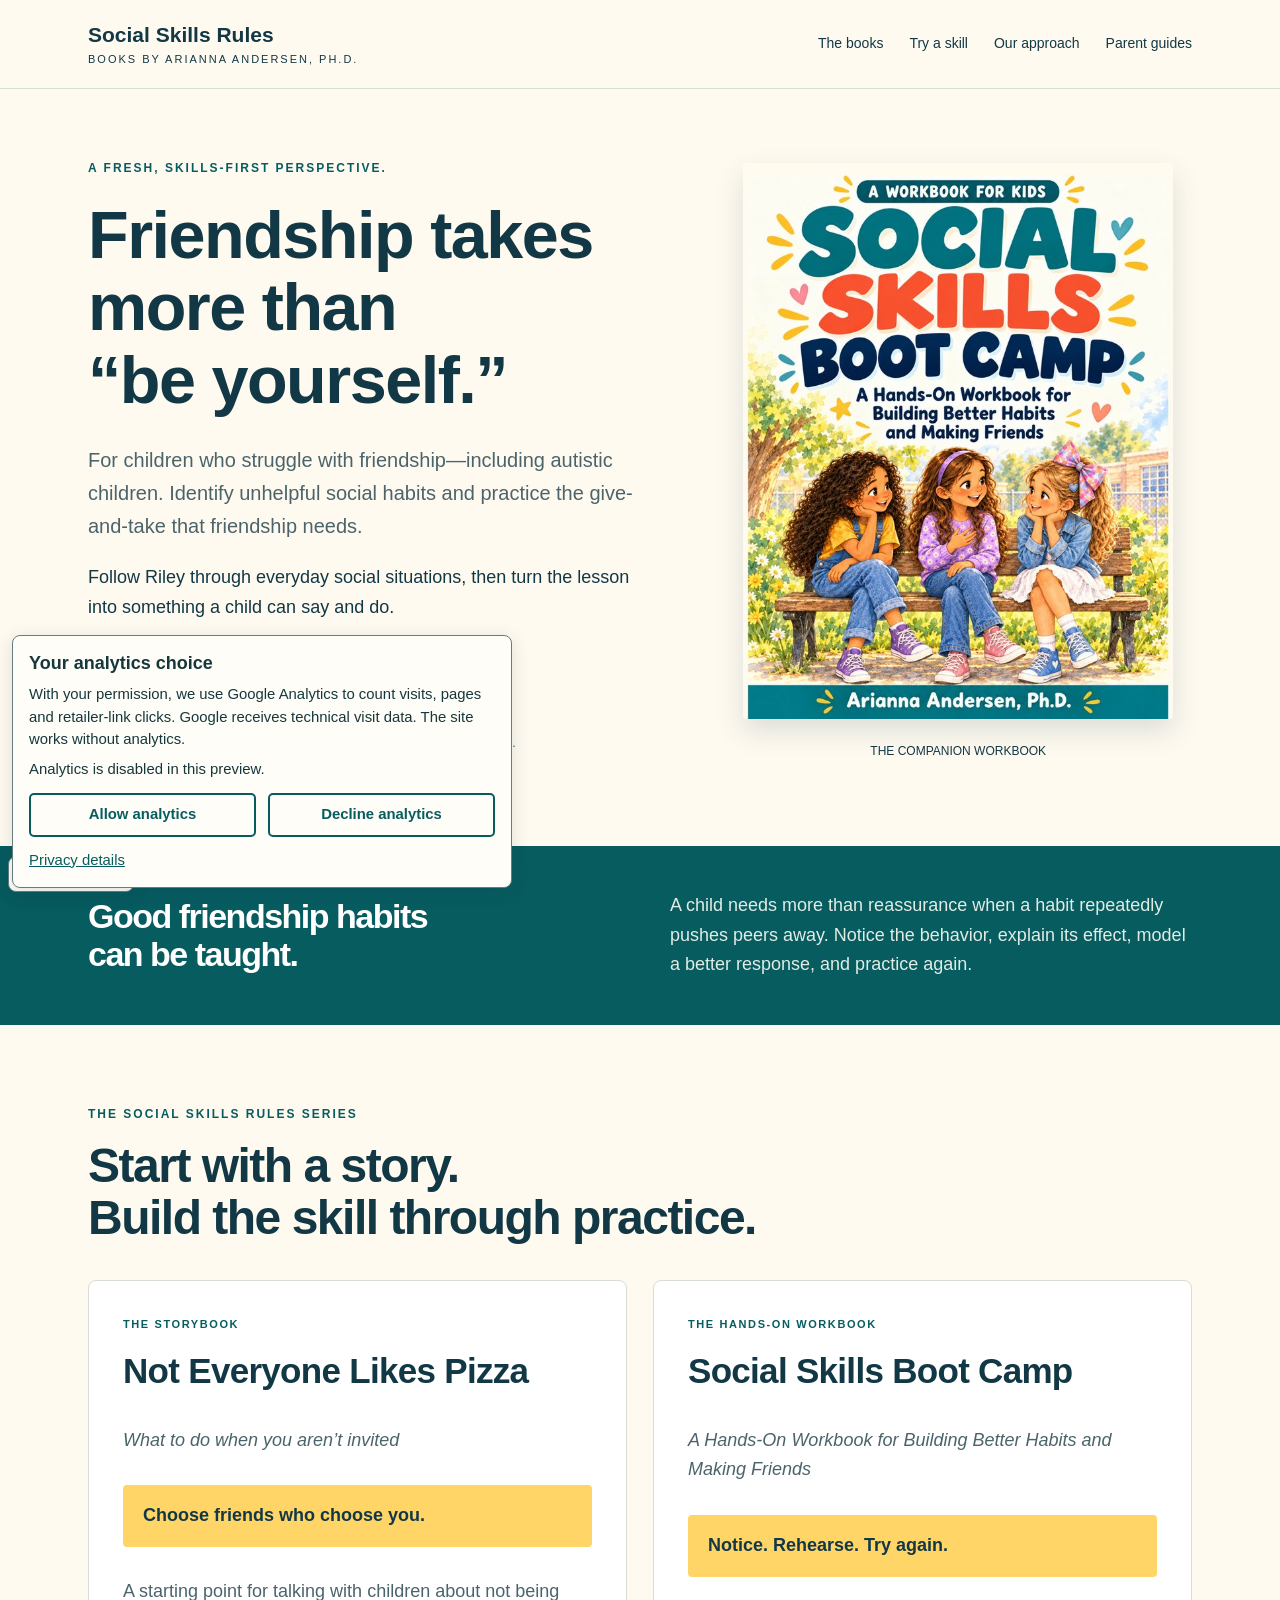
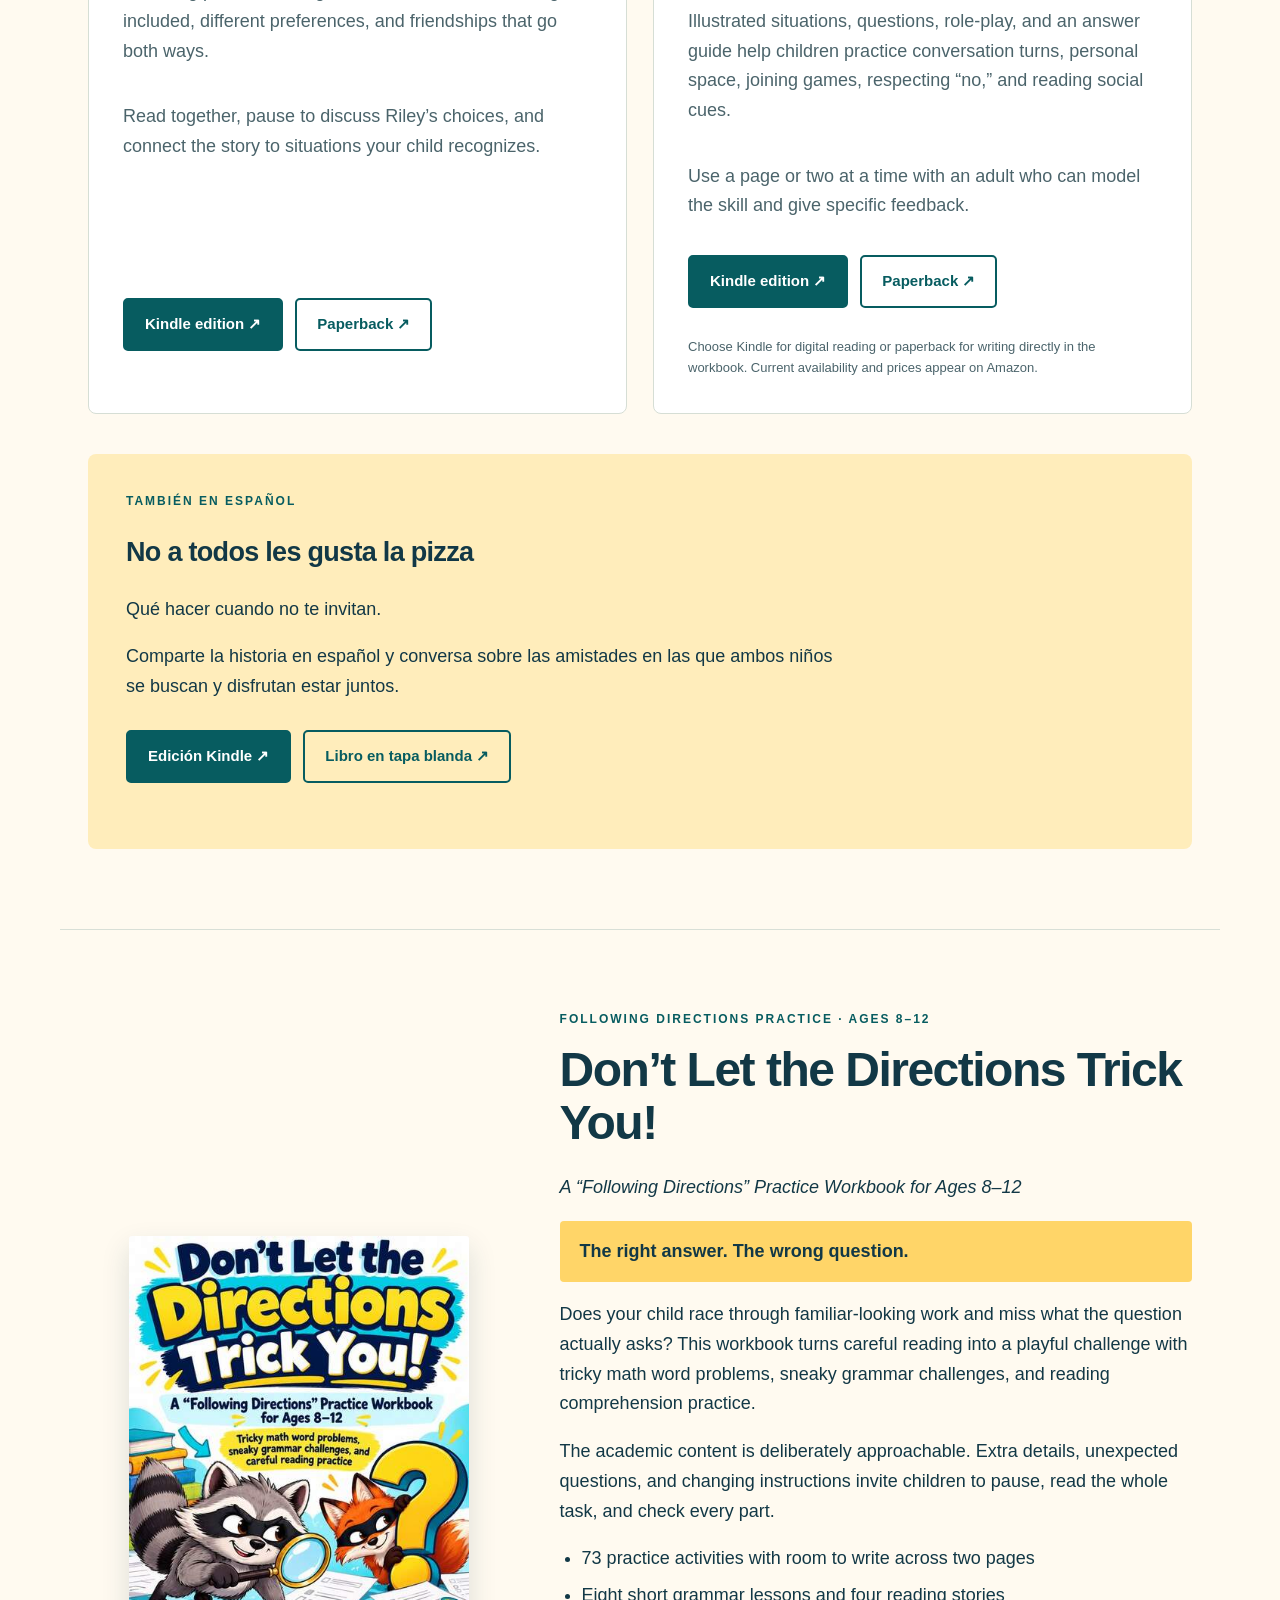
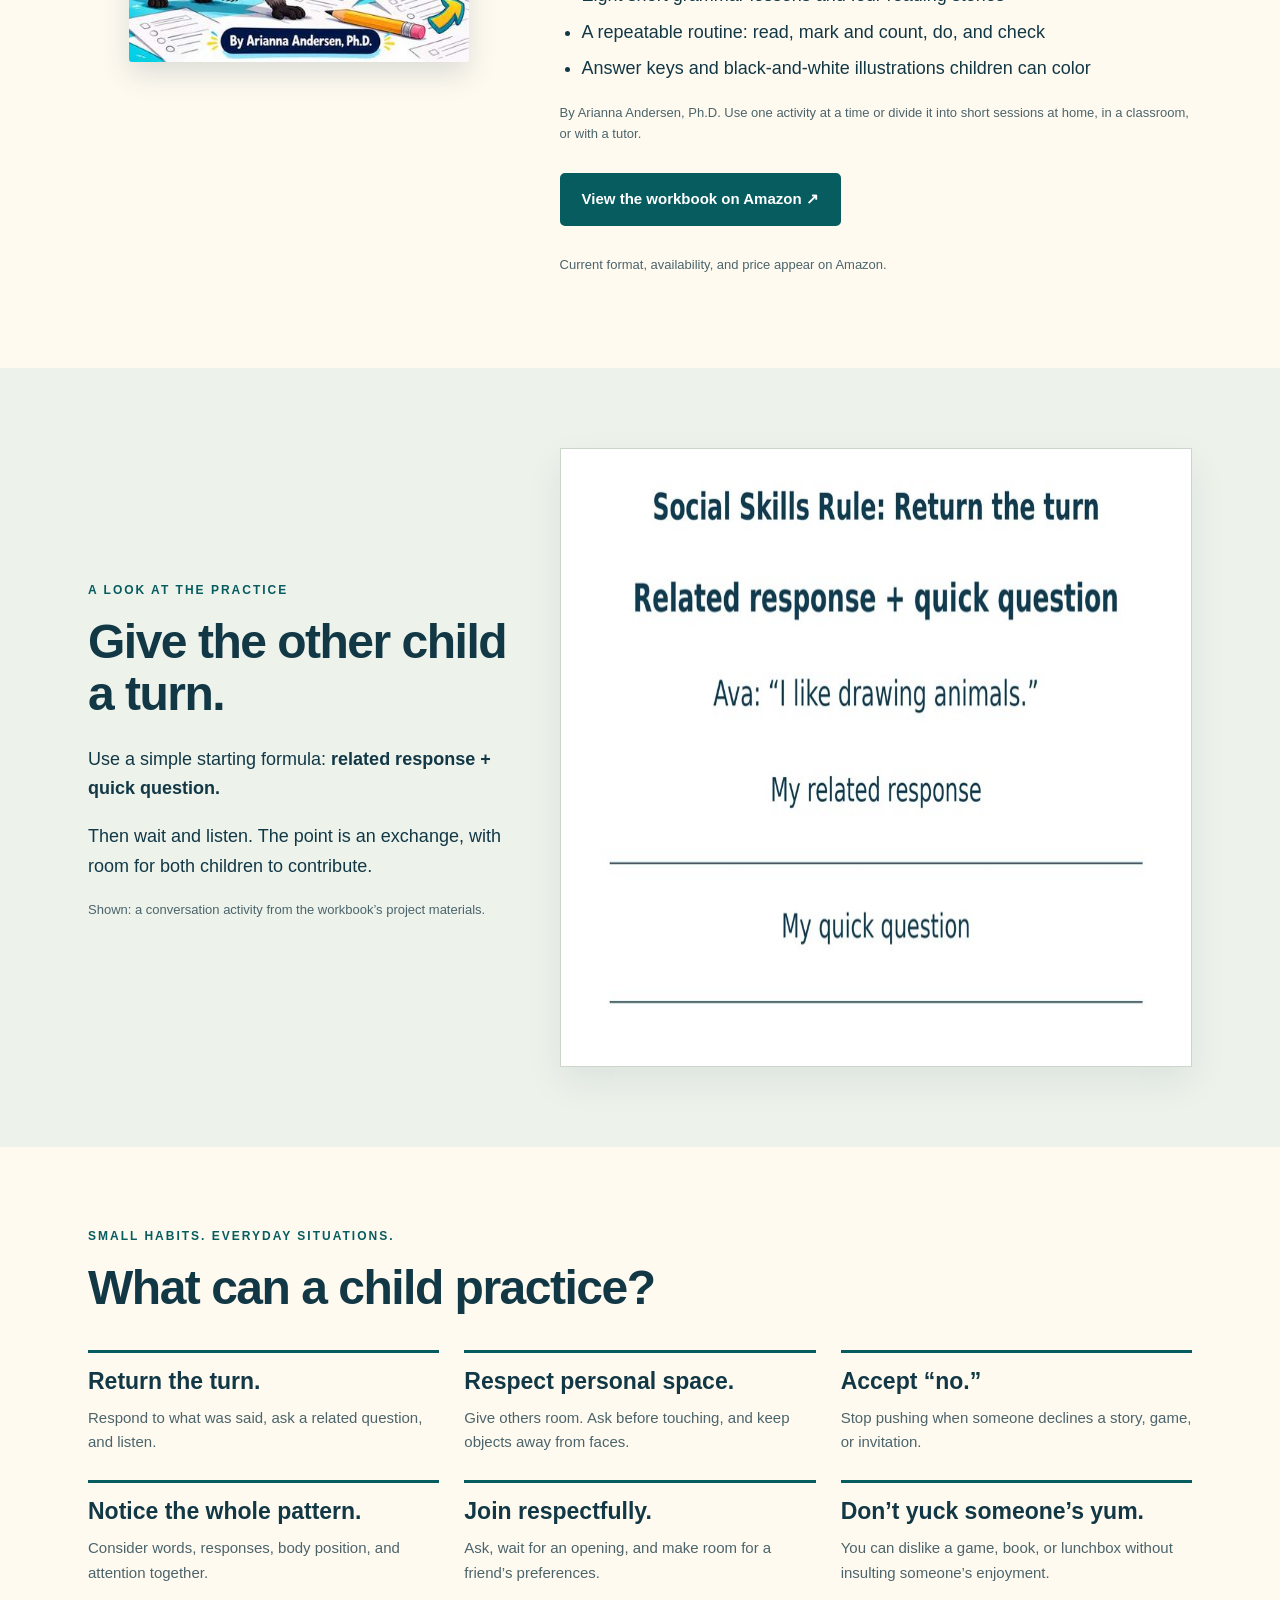
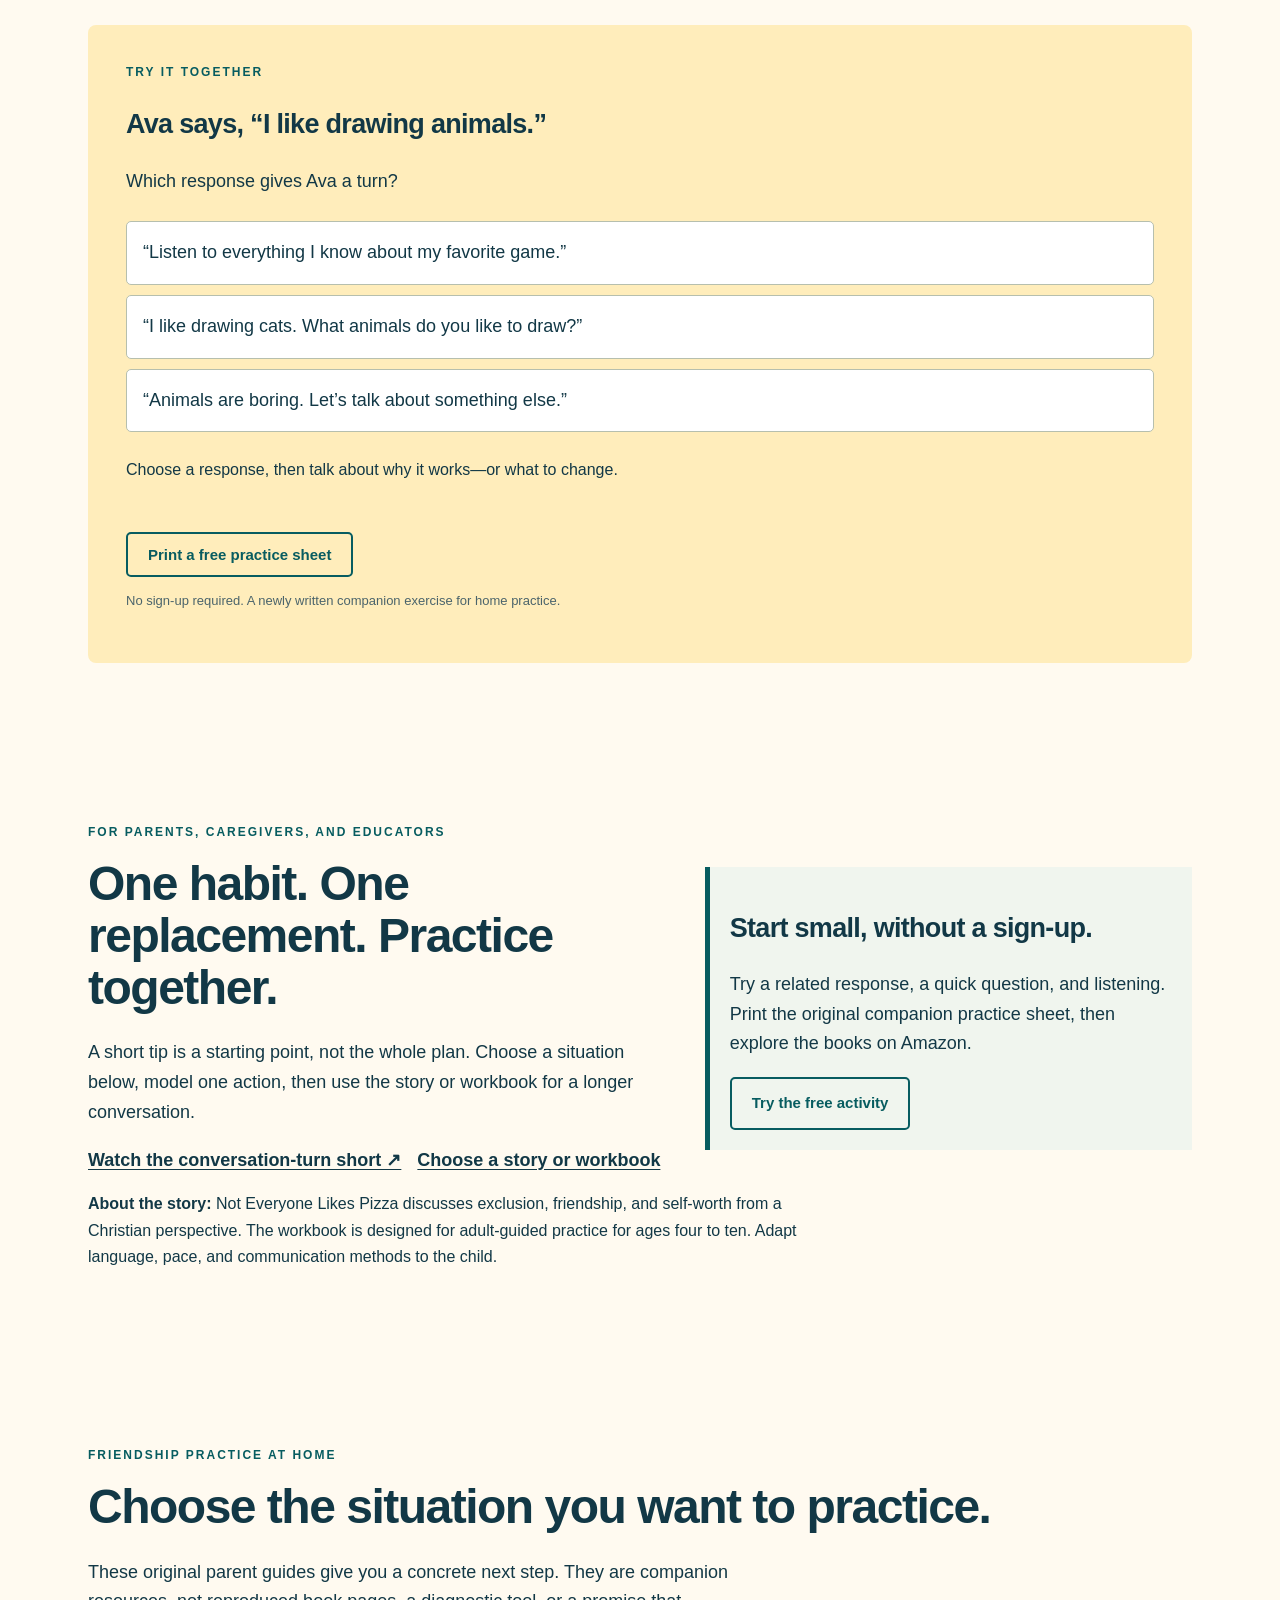
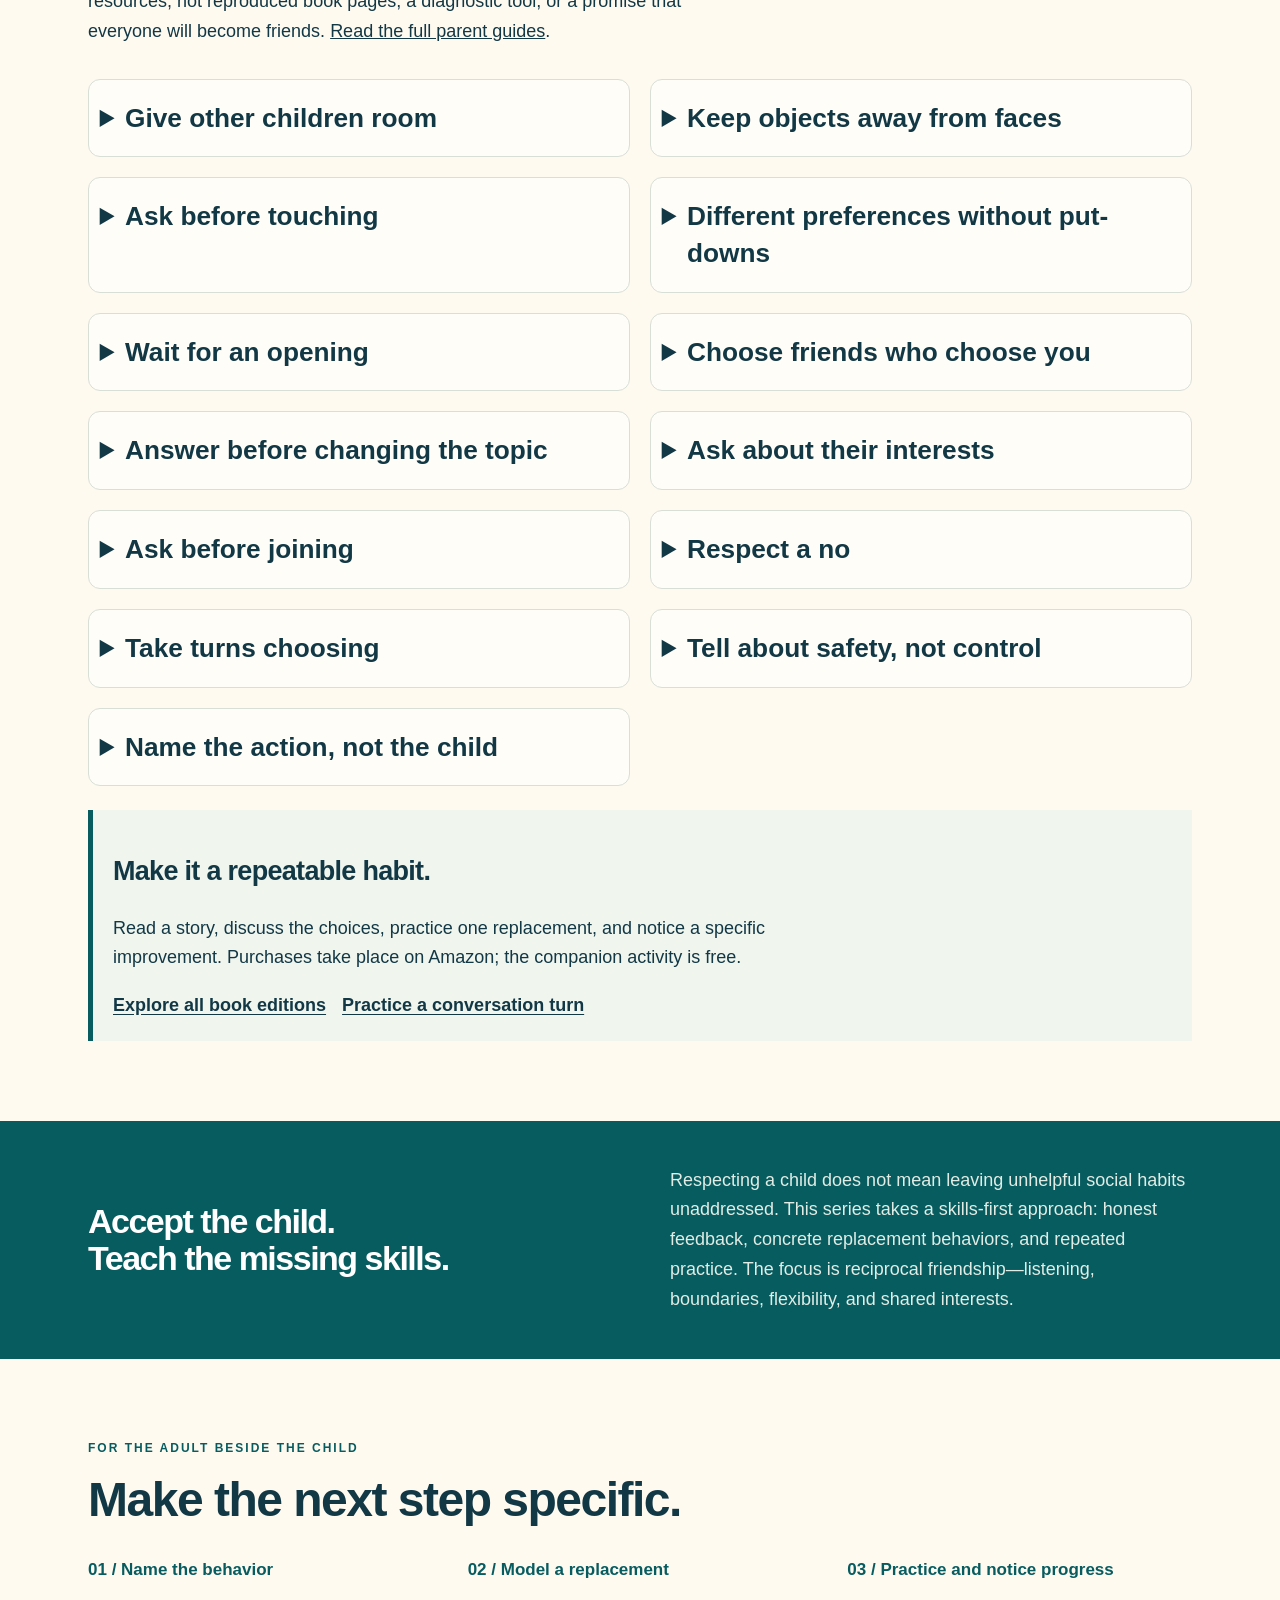
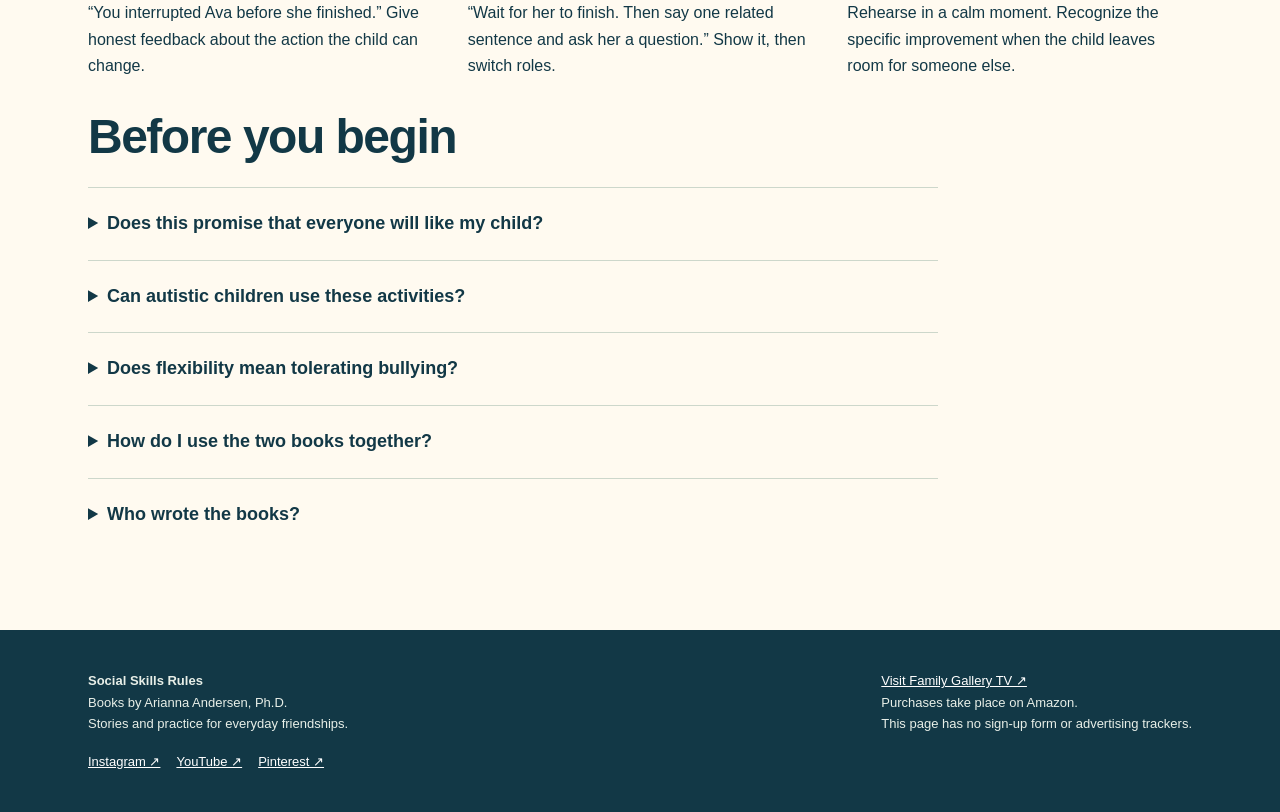
<file: index.html>
<!doctype html><html lang="en"><head><meta name="p:domain_verify" content="d01b327f2f1a1cb52b852d3f22b9005c"/><meta charset="utf-8"><meta name="viewport" content="width=device-width,initial-scale=1"><title>Social Skills Books &amp; Activities for Kids | Social Skills Rules</title><meta name="description" content="Friendship books and following-directions practice by Arianna Andersen. Explore Social Skills Boot Camp and Don’t Let the Directions Trick You!"><meta name="theme-color" content="#075c60"><style>
:root{--ink:#123846;--teal:#075c60;--paper:#fffaf0;--gold:#ffd568;--coral:#db5536;--muted:#4b646b}*{box-sizing:border-box}html{scroll-behavior:smooth;scroll-padding-top:90px}body{margin:0;background:var(--paper);color:var(--ink);font:18px/1.65 Arial,sans-serif}a{color:inherit}a:focus-visible,button:focus-visible,summary:focus-visible{outline:3px solid var(--coral);outline-offset:5px}.skip{position:absolute;top:-70px}.skip:focus{top:10px;background:white;z-index:5}header{border-bottom:1px solid #d8dfd7;background:var(--paper)}nav,.wrap{max-width:1160px;margin:auto;padding:0 28px}nav{display:flex;align-items:center;justify-content:space-between;gap:20px;min-height:88px}.brand{font-weight:800;text-decoration:none;font-size:21px;line-height:1.15}.brand small{display:block;font-size:11px;letter-spacing:2px;margin-top:6px;font-weight:400}.links{display:flex;gap:26px;font-size:14px}.links a{text-decoration:none}.hero{display:grid;grid-template-columns:1.1fr .9fr;gap:65px;align-items:center;padding-top:70px;padding-bottom:80px}.eyebrow{text-transform:uppercase;letter-spacing:2px;font-size:12px;font-weight:bold;color:var(--teal)}h1,h2,h3{line-height:1.09;letter-spacing:-1.5px}h1{font-size:clamp(45px,5.2vw,72px);margin:20px 0 28px;max-width:650px}h2{font-size:clamp(32px,4vw,48px);margin:15px 0 24px}h3{font-size:27px;letter-spacing:-.7px}p{max-width:720px}.intro{color:var(--muted);font-size:20px}.actions{display:flex;gap:12px;flex-wrap:wrap;margin:28px 0}.button{display:inline-block;background:var(--teal);color:white;border:2px solid var(--teal);border-radius:5px;padding:12px 20px;text-decoration:none;font-size:15px;font-weight:bold;cursor:pointer}.button.secondary{background:transparent;color:var(--teal)}.hero-art{width:100%;max-width:430px;justify-self:center;padding:0;background:transparent}.hero-art img{display:block;width:100%;height:auto;object-fit:contain;box-shadow:0 12px 28px #173d4726;border-radius:3px}.caption{font-size:12px;text-align:center;margin-top:23px}.band{background:var(--teal);color:white;padding:45px 0}.band .wrap{display:grid;grid-template-columns:1fr 1fr;gap:60px;align-items:center}.band h2{font-size:34px;margin:0}.band p{margin:0;color:#e1ece4}.section{padding-top:80px;padding-bottom:80px}.book-grid{display:grid;grid-template-columns:1fr 1fr;gap:26px;margin-top:36px}.book{background:white;border:1px solid #d6ded5;border-radius:8px;padding:34px;display:flex;flex-direction:column}.book .tag{font-size:11px;text-transform:uppercase;letter-spacing:1.6px;font-weight:bold;color:var(--teal)}.book h3{font-size:35px;margin:18px 0}.book p{color:var(--muted)}.book .actions{margin-top:auto;padding-top:16px}.note{font-size:13px;color:var(--muted)}.story-mark{background:var(--gold);border-radius:4px;padding:16px 20px;color:var(--ink);font-weight:bold;margin:12px 0}.preview{background:#edf2eb}.preview-grid{display:grid;grid-template-columns:.8fr 1.2fr;gap:50px;align-items:center}.preview img{width:100%;border:1px solid #ccd6cb;box-shadow:0 15px 35px #12384613}.rules{display:grid;grid-template-columns:repeat(3,1fr);gap:25px;margin-top:36px}.rule{border-top:3px solid var(--teal);padding-top:15px}.rule b{font-size:23px;line-height:1.2;display:block}.rule span{display:block;font-size:15px;color:var(--muted);margin-top:10px}.practice{background:#ffedbb;border-radius:8px;padding:38px;margin-top:40px}.choices{display:grid;gap:10px;margin:25px 0}.choices button{text-align:left;background:white;border:1px solid #b6bfae;border-radius:5px;padding:16px;color:var(--ink);font:inherit;cursor:pointer}.choices button[aria-pressed=true]{border:2px solid var(--teal);background:#eff7ee}.feedback{min-height:75px;font-size:16px;max-width:850px}.steps{display:grid;grid-template-columns:repeat(3,1fr);gap:35px;margin-top:30px}.steps strong{display:block;color:var(--teal);font-size:17px}.steps p{font-size:16px}.faq{max-width:850px}details{border-top:1px solid #cdd7cb;padding:21px 0}summary{font-weight:bold;cursor:pointer}details p{font-size:16px;color:var(--muted)}footer{background:#123846;color:#e8efe8;padding:40px 0;font-size:13px}footer a{color:white}.footer-row{display:flex;justify-content:space-between;gap:30px}.print-sheet{display:none}@media(max-width:760px){nav{min-height:90px;align-items:flex-start;padding-top:20px;padding-bottom:20px;flex-direction:column;gap:16px}.links{gap:20px}.hero{grid-template-columns:1fr;gap:40px;padding-top:38px;padding-bottom:50px}.hero-art{max-width:340px;margin:auto;padding:0}.band .wrap,.book-grid,.preview-grid,.steps{grid-template-columns:1fr;gap:25px}.rules{grid-template-columns:1fr 1fr}.section{padding-top:50px;padding-bottom:50px}.book{padding:26px}.practice{padding:24px}.footer-row{flex-direction:column}h1{font-size:47px}}@media(prefers-reduced-motion:reduce){html{scroll-behavior:auto}}@media print{body>*{display:none!important}.print-sheet{display:block!important;font-size:15px;color:black;padding:25px}.print-sheet h1{font-size:30px}.line{border-bottom:1px solid black;height:50px}.print-sheet h2{font-size:22px}}
</style><link rel="canonical" href="https://books.familygallerytv.com/">
<meta name="robots" content="index,follow,max-image-preview:large">
<meta property="og:type" content="website"><meta property="og:title" content="Social Skills Rules | Friendship books and practice">
<meta property="og:description" content="Friendship stories, social skills activities, and Don’t Let the Directions Trick You! A following-directions workbook for ages 8–12 by Arianna Andersen.">
<meta property="og:url" content="https://books.familygallerytv.com/">
<meta property="og:image" content="https://books.familygallerytv.com/assets/social-card.jpg">
<meta name="twitter:card" content="summary_large_image"><meta name="twitter:title" content="Social Skills Rules">
<meta name="twitter:description" content="Friendship books, social skills workbooks, and following-directions practice for children.">
<meta name="twitter:image" content="https://books.familygallerytv.com/assets/social-card.jpg">
<script type="application/ld+json">{"@context":"https://schema.org","@graph":[{"@type":"CollectionPage","@id":"https://books.familygallerytv.com/#collection","url":"https://books.familygallerytv.com/","name":"Social Skills Rules","description":"Friendship stories, social skills workbooks, and following-directions practice by Arianna Andersen.","inLanguage":"en","hasPart":[{"@id":"https://books.familygallerytv.com/#story-book"},{"@id":"https://books.familygallerytv.com/#workbook-book"},{"@id":"https://books.familygallerytv.com/#spanish-book"},{"@id":"https://books.familygallerytv.com/#directions-book"}]},{"@type":"Person","@id":"https://books.familygallerytv.com/#author","name":"Arianna Andersen"},{"@type":"Book","@id":"https://books.familygallerytv.com/#story-book","name":"Not Everyone Likes Pizza: What to do when you aren’t invited","inLanguage":"en","author":{"@id":"https://books.familygallerytv.com/#author"},"url":"https://www.amazon.com/dp/B0HN8TX1Z5","isPartOf":{"@id":"https://books.familygallerytv.com/#collection"}},{"@type":"Book","@id":"https://books.familygallerytv.com/#workbook-book","name":"Social Skills Boot Camp","inLanguage":"en","author":{"@id":"https://books.familygallerytv.com/#author"},"url":"https://www.amazon.com/dp/B0HNTRT4DF","isPartOf":{"@id":"https://books.familygallerytv.com/#collection"}},{"@type":"Book","@id":"https://books.familygallerytv.com/#spanish-book","name":"No a todos les gusta la pizza: Qué hacer cuando no te invitan.","inLanguage":"es","author":{"@id":"https://books.familygallerytv.com/#author"},"url":"https://www.amazon.com/dp/B0HNCX178S","isPartOf":{"@id":"https://books.familygallerytv.com/#collection"}},{"@type":"Book","@id":"https://books.familygallerytv.com/#directions-book","name":"Don’t Let the Directions Trick You!","alternativeHeadline":"A “Following Directions” Practice Workbook for Ages 8–12","inLanguage":"en","author":{"@id":"https://books.familygallerytv.com/#author"},"url":"https://www.amazon.com/dp/B0HPMHGNZH","image":"https://books.familygallerytv.com/assets/directions-trick-you-cover.jpg","description":"Tricky math word problems, sneaky grammar challenges, and careful reading practice for ages 8–12. Includes 73 practice activities, eight grammar lessons, four reading stories, and answer keys.","isPartOf":{"@id":"https://books.familygallerytv.com/#collection"}}]}</script><style>
 :root{--line:#d8dfd7;--white:#fffdf7;--campaign-small:clamp(.875rem,.8rem + .35vw,1rem);--campaign-base:clamp(1rem,.95rem + .25vw,1.125rem);--campaign-heading:clamp(1.2rem,1rem + .8vw,1.65rem);--campaign-gap:1.25rem}
 .guide-grid{display:grid;grid-template-columns:repeat(2,minmax(0,1fr));gap:var(--campaign-gap);margin-top:2rem}
 .parent-guide{border:1px solid var(--line);border-radius:12px;background:var(--white);padding:var(--campaign-gap);scroll-margin-top:7rem}
 .parent-guide summary{cursor:pointer;font-weight:800;font-size:var(--campaign-heading);line-height:1.4;list-style-position:outside;margin-left:1rem}
 .parent-guide p{font-size:var(--campaign-base);line-height:1.75}.guide-links{display:flex;gap:1rem;flex-wrap:wrap;align-items:center}
 .guide-links a{font-weight:700;text-decoration:underline;text-underline-offset:3px}.social-links{display:flex;gap:1rem;flex-wrap:wrap;margin-top:1rem}
 .discovery-intro{max-width:66ch}.discovery-panel{border-left:5px solid var(--teal);padding:1.25rem;background:#f0f5ee;margin-top:1.5rem}
 .faith-note{font-size:var(--campaign-small);line-height:1.65;margin-top:1rem}.guide-index{display:flex;gap:.6rem;flex-wrap:wrap;margin:1.5rem 0}
 .guide-index a{font-size:var(--campaign-small);text-decoration:underline}.video-resource{display:grid;grid-template-columns:1.2fr 1fr;gap:2rem;align-items:start}
 @media(max-width:700px){.guide-grid,.video-resource{grid-template-columns:1fr}.parent-guide{scroll-margin-top:2rem}}
 @media print{#parent-guides,#watch-practice,.social-links{display:none!important}}
 .directions-cover{display:block;max-width:340px;width:100%;height:auto;justify-self:center;box-shadow:0 12px 28px #173d4726;border-radius:3px}.directions-features{padding-left:22px}.directions-features li{margin:7px 0}.directions-workbook{border-top:1px solid var(--line)}
</style></head><body><a href="#main" class="skip">Skip to content</a><header><nav aria-label="Main navigation"><a href="#" class="brand">Social Skills Rules<small>BOOKS BY ARIANNA ANDERSEN, PH.D.</small></a><div class="links"><a href="#books">The books</a><a href="#practice">Try a skill</a><a href="#approach">Our approach</a><a href="#parent-guides">Parent guides</a></div></nav></header><main id="main"><div class="wrap hero"><div><div class="eyebrow">A fresh, skills-first perspective.</div><h1>Friendship takes<br>more than<br>“be yourself.”</h1><p class="intro">For children who struggle with friendship—including autistic children. Identify unhelpful social habits and practice the give-and-take that friendship needs.</p><p>Follow Riley through everyday social situations, then turn the lesson into something a child can say and do.</p><div class="actions"><a class="button" href="#books">Explore the books ↓</a><a class="button secondary" href="#practice">Try a free activity</a></div><p class="note">For parents, caregivers, and educators teaching everyday friendship skills.</p></div><div class="hero-art"><img src="[data-uri]" width="650" height="841" alt="Social Skills Boot Camp cover: Riley sits on a bench between two smiling friends."><div class="caption">THE COMPANION WORKBOOK</div></div></div><section class="band" aria-labelledby="belief"><div class="wrap"><h2 id="belief">Good friendship habits<br>can be taught.</h2><p>A child needs more than reassurance when a habit repeatedly pushes peers away. Notice the behavior, explain its effect, model a better response, and practice again.</p></div></section><section class="wrap section" id="books"><div class="eyebrow">The Social Skills Rules series</div><h2>Start with a story.<br>Build the skill through practice.</h2><div class="book-grid"><article class="book"><span class="tag">The storybook</span><h3>Not Everyone Likes Pizza</h3><p><em>What to do when you aren’t invited</em></p><div class="story-mark">Choose friends who choose you.</div><p>A starting point for talking with children about not being included, different preferences, and friendships that go both ways.</p><p>Read together, pause to discuss Riley’s choices, and connect the story to situations your child recognizes.</p><div class="actions"><a class="button" href="https://www.amazon.com/dp/B0HN83W1PB" target="_blank" rel="noopener">Kindle edition ↗</a><a class="button secondary" href="https://www.amazon.com/dp/B0HN8TX1Z5" target="_blank" rel="noopener">Paperback ↗</a></div></article><article class="book"><span class="tag">The hands-on workbook</span><h3>Social Skills Boot Camp</h3><p><em>A Hands-On Workbook for Building Better Habits and Making Friends</em></p><div class="story-mark">Notice. Rehearse. Try again.</div><p>Illustrated situations, questions, role-play, and an answer guide help children practice conversation turns, personal space, joining games, respecting “no,” and reading social cues.</p><p>Use a page or two at a time with an adult who can model the skill and give specific feedback.</p><div class="actions"><a class="button" href="https://www.amazon.com/dp/B0HNTVML7V" target="_blank" rel="noopener">Kindle edition ↗</a><a class="button secondary" href="https://www.amazon.com/dp/B0HNTRT4DF" target="_blank" rel="noopener">Paperback ↗</a></div><span class="note">Choose Kindle for digital reading or paperback for writing directly in the workbook. Current availability and prices appear on Amazon.</span></article></div><div class="practice" lang="es"><div class="eyebrow">También en español</div><h3>No a todos les gusta la pizza</h3><p>Qué hacer cuando no te invitan.</p><p>Comparte la historia en español y conversa sobre las amistades en las que ambos niños se buscan y disfrutan estar juntos.</p><div class="actions"><a class="button" href="https://www.amazon.com/dp/B0HN8VNMPP" target="_blank" rel="noopener">Edición Kindle ↗</a><a class="button secondary" href="https://www.amazon.com/dp/B0HNCX178S" target="_blank" rel="noopener">Libro en tapa blanda ↗</a></div></div></section><section class="wrap section directions-workbook" id="following-directions" aria-labelledby="directions-title"><div class="preview-grid"><img class="directions-cover" src="assets/directions-trick-you-cover.jpg" width="600" height="750" loading="lazy" alt="Don’t Let the Directions Trick You! workbook cover with a masked raccoon, a fox, and a yellow question mark."><div><div class="eyebrow">Following directions practice · Ages 8–12</div><h2 id="directions-title">Don’t Let the Directions Trick You!</h2><p><em>A “Following Directions” Practice Workbook for Ages 8–12</em></p><div class="story-mark">The right answer. The wrong question.</div><p>Does your child race through familiar-looking work and miss what the question actually asks? This workbook turns careful reading into a playful challenge with tricky math word problems, sneaky grammar challenges, and reading comprehension practice.</p><p>The academic content is deliberately approachable. Extra details, unexpected questions, and changing instructions invite children to pause, read the whole task, and check every part.</p><ul class="directions-features"><li>73 practice activities with room to write across two pages</li><li>Eight short grammar lessons and four reading stories</li><li>A repeatable routine: read, mark and count, do, and check</li><li>Answer keys and black-and-white illustrations children can color</li></ul><p class="note">By Arianna Andersen, Ph.D. Use one activity at a time or divide it into short sessions at home, in a classroom, or with a tutor.</p><div class="actions"><a class="button" href="https://www.amazon.com/dp/B0HPMHGNZH" target="_blank" rel="noopener">View the workbook on Amazon ↗</a></div><p class="note">Current format, availability, and price appear on Amazon.</p></div></div></section><section class="preview section"><div class="wrap preview-grid"><div><div class="eyebrow">A look at the practice</div><h2>Give the other child a turn.</h2><p>Use a simple starting formula: <strong>related response + quick question.</strong></p><p>Then wait and listen. The point is an exchange, with room for both children to contribute.</p><p class="note">Shown: a conversation activity from the workbook’s project materials.</p></div><img src="[data-uri]" width="1000" height="619" loading="lazy" alt="Conversation worksheet asks the child to give a related response and a quick question after Ava says she likes drawing animals."></div></section><section class="wrap section" id="practice"><div class="eyebrow">Small habits. Everyday situations.</div><h2>What can a child practice?</h2><div class="rules"><div class="rule"><b>Return the turn.</b><span>Respond to what was said, ask a related question, and listen.</span></div><div class="rule"><b>Respect personal space.</b><span>Give others room. Ask before touching, and keep objects away from faces.</span></div><div class="rule"><b>Accept “no.”</b><span>Stop pushing when someone declines a story, game, or invitation.</span></div><div class="rule"><b>Notice the whole pattern.</b><span>Consider words, responses, body position, and attention together.</span></div><div class="rule"><b>Join respectfully.</b><span>Ask, wait for an opening, and make room for a friend’s preferences.</span></div><div class="rule"><b>Don’t yuck someone’s yum.</b><span>You can dislike a game, book, or lunchbox without insulting someone’s enjoyment.</span></div></div><div class="practice"><div class="eyebrow">Try it together</div><h3>Ava says, “I like drawing animals.”</h3><p>Which response gives Ava a turn?</p><div class="choices" role="group" aria-label="Choose Riley’s response"><button data-answer="0" aria-pressed="false">“Listen to everything I know about my favorite game.”</button><button data-answer="1" aria-pressed="false">“I like drawing cats. What animals do you like to draw?”</button><button data-answer="2" aria-pressed="false">“Animals are boring. Let’s talk about something else.”</button></div><div class="feedback" aria-live="polite">Choose a response, then talk about why it works—or what to change.</div><button class="button secondary" id="print">Print a free practice sheet</button><p class="note">No sign-up required. A newly written companion exercise for home practice.</p></div></section><section class="wrap section" id="watch-practice"><div class="eyebrow">For parents, caregivers, and educators</div><div class="video-resource"><div><h2>One habit. One replacement. Practice together.</h2><p>A short tip is a starting point, not the whole plan. Choose a situation below, model one action, then use the story or workbook for a longer conversation.</p><div class="guide-links"><a href="https://youtube.com/shorts/lOI_0Uhje9Y" target="_blank" rel="noopener">Watch the conversation-turn short ↗</a><a href="#books">Choose a story or workbook</a></div></div><div class="discovery-panel"><h3>Start small, without a sign-up.</h3><p>Try a related response, a quick question, and listening. Print the original companion practice sheet, then explore the books on Amazon.</p><a class="button secondary" href="#practice">Try the free activity</a></div></div><p class="faith-note"><strong>About the story:</strong> Not Everyone Likes Pizza discusses exclusion, friendship, and self-worth from a Christian perspective. The workbook is designed for adult-guided practice for ages four to ten. Adapt language, pace, and communication methods to the child.</p></section>
<section class="wrap section" id="parent-guides"><div class="eyebrow">Friendship practice at home</div><h2>Choose the situation you want to practice.</h2><p class="discovery-intro">These original parent guides give you a concrete next step. They are companion resources, not reproduced book pages, a diagnostic tool, or a promise that everyone will become friends. <a href="/guides/">Read the full parent guides</a>.</p><div class="guide-grid"><details class="parent-guide" id="habit-personal-space"><summary>Give other children room</summary><p>A child may be excited to join a conversation and not notice how close they have moved. Start with one concrete action: step back and leave comfortable room. Ask the other person whether the distance is okay, and respect their answer. Practice with an adult rather than waiting until another child is upset. Different people need different amounts of space; the goal is responding respectfully, not measuring everyone against one rigid distance.</p><p><strong>Practice one action:</strong> Step back and leave comfortable room. If they move away, respect the extra space.</p><div class="guide-links"><a href="#practice">Try the free practice activity</a><a href="https://www.amazon.com/dp/B0HNTRT4DF" target="_blank" rel="noopener">Explore the workbook on Amazon ↗</a></div></details><details class="parent-guide" id="habit-objects-away-from-faces"><summary>Keep objects away from faces</summary><p>When children are excited to share, the object can arrive before the question. Rehearse a different sequence: keep the object back, ask whether the other person wants to see it, and pause. An adult can model both an interested answer and a polite refusal. Respect either response. For objects that could hurt or startle someone, put safety first and get adult help when needed.</p><p><strong>Practice one action:</strong> Hold it at a comfortable distance. Ask if they want to see it, then wait.</p><div class="guide-links"><a href="#practice">Try the free practice activity</a><a href="https://www.amazon.com/dp/B0HNTRT4DF" target="_blank" rel="noopener">Explore the workbook on Amazon ↗</a></div></details><details class="parent-guide" id="habit-ask-before-touching"><summary>Ask before touching</summary><p>Friendly intentions do not remove another person’s choice about touch. Practice asking before a hug, holding hands, or touching belongings that someone is using. Model accepting either answer without arguing. Offer an alternative greeting such as a wave, and make clear that the child’s own boundary matters too. The exercise is about consent and respect, not persuading someone to accept contact.</p><p><strong>Practice one action:</strong> Ask before touching and respect the answer. A wave or a hello can be enough.</p><div class="guide-links"><a href="#practice">Try the free practice activity</a><a href="https://www.amazon.com/dp/B0HNTRT4DF" target="_blank" rel="noopener">Explore the workbook on Amazon ↗</a></div></details><details class="parent-guide" id="habit-different-preferences"><summary>Different preferences without put-downs</summary><p>Having different preferences is ordinary. Putting down another person’s enjoyment is a different action. Compare “That is not my favorite” with “That is stupid,” then ask how each might feel. Practice one respectful response and one genuine question. Do not make a child pretend to enjoy something; the replacement is respectful curiosity and taking turns, not forced agreement.</p><p><strong>Practice one action:</strong> State your preference without insulting theirs. Ask what they like about it.</p><div class="guide-links"><a href="#practice">Try the free practice activity</a><a href="https://www.amazon.com/dp/B0HNTRT4DF" target="_blank" rel="noopener">Explore the workbook on Amazon ↗</a></div></details><details class="parent-guide" id="habit-waiting-to-speak"><summary>Wait for an opening</summary><p>A child can have an interesting idea and still need to wait for an opening. Model a short pause, a response related to the current topic, and a request for a turn. Keep the first practice brief and let the adult demonstrate mistakes too. Distinguish ordinary conversation from urgent needs: danger, pain, or a safety concern should not wait for a perfect opening.</p><p><strong>Practice one action:</strong> Pause until they finish, respond to what they said, and then ask for a turn.</p><div class="guide-links"><a href="#practice">Try the free practice activity</a><a href="https://www.amazon.com/dp/B0HNTRT4DF" target="_blank" rel="noopener">Explore the workbook on Amazon ↗</a></div></details><details class="parent-guide" id="habit-reciprocal-friendships"><summary>Choose friends who choose you</summary><p>Start by listening to the hurt instead of rushing to fix it. One missed invitation does not tell the whole story, so look at repeated patterns: shared invitations, willing play, listening, and care. Help the child consider another willing friend or a safe activity. Not Everyone Likes Pizza approaches exclusion and self-worth from a Christian perspective. Repeated cruelty, threats, or bullying require responsible adult support.</p><p><strong>Practice one action:</strong> Notice willing friends and put effort into relationships that go both ways.</p><div class="guide-links"><a href="#practice">Try the free practice activity</a><a href="https://www.amazon.com/dp/B0HN8TX1Z5" target="_blank" rel="noopener">Explore the story on Amazon ↗</a></div></details><details class="parent-guide" id="habit-answer-the-question"><summary>Answer before changing the topic</summary><p>A related question is useful only if there is also room to answer it. Model responding to what the other person actually asked before introducing another topic. Switch roles, and let the child choose how to communicate. Keep feedback specific: “You answered my question” or “You stayed with what I said.” There can be several helpful responses, not one script to memorize.</p><p><strong>Practice one action:</strong> Answer what was asked, add a related response, and leave room for another turn.</p><div class="guide-links"><a href="#practice">Try the free practice activity</a><a href="https://www.amazon.com/dp/B0HNTRT4DF" target="_blank" rel="noopener">Explore the workbook on Amazon ↗</a></div></details><details class="parent-guide" id="habit-ask-about-their-interests"><summary>Ask about their interests</summary><p>A child does not need to share every interest to show curiosity. Choose one detail the other person mentioned, ask a genuine question, and listen. Model a related response rather than a rapid series of questions. Take turns choosing the topic so both people’s interests matter. This practice supports participation without demanding a single personality or performance style.</p><p><strong>Practice one action:</strong> Ask about their interest, listen to the answer, and respond before switching topics.</p><div class="guide-links"><a href="#practice">Try the free practice activity</a><a href="https://www.amazon.com/dp/B0HNTRT4DF" target="_blank" rel="noopener">Explore the workbook on Amazon ↗</a></div></details><details class="parent-guide" id="habit-join-a-game"><summary>Ask before joining</summary><p>Practice the whole sequence, not just the opener: ask to join, wait, and find out how the game is being played. An invitation is not permission to take over the rules. Model accepting a no without repeated pressure and looking for another safe activity or willing playmate. Adults should address bullying and unsafe exclusion rather than asking a child to solve every problem alone.</p><p><strong>Practice one action:</strong> Ask to join, wait for the answer, and learn the game’s rules if invited.</p><div class="guide-links"><a href="#practice">Try the free practice activity</a><a href="https://www.amazon.com/dp/B0HNTRT4DF" target="_blank" rel="noopener">Explore the workbook on Amazon ↗</a></div></details><details class="parent-guide" id="habit-respect-no"><summary>Respect a no</summary><p>Use a calm role-play with an adult. One person offers a game; the other politely declines. Rehearse a simple acceptance and another option, then switch roles. Make it clear that respecting a no is different from tolerating threats or unsafe treatment. Children can have boundaries themselves and ask responsible adults for help when needed.</p><p><strong>Practice one action:</strong> Accept the answer and choose another option rather than trying to wear them down.</p><div class="guide-links"><a href="#practice">Try the free practice activity</a><a href="https://www.amazon.com/dp/B0HNTRT4DF" target="_blank" rel="noopener">Explore the workbook on Amazon ↗</a></div></details><details class="parent-guide" id="habit-flexible-play"><summary>Take turns choosing</summary><p>Choose two safe activities that both people are willing to consider. Practice making a shared plan or taking turns selecting one. An adult can model changing a plan and calmly hearing a different preference. Do not frame flexibility as doing anything someone asks: health, safety, sensory needs, and personal boundaries remain important. The useful skill is shared decision-making, not forced agreement.</p><p><strong>Practice one action:</strong> Offer safe choices and take turns choosing together.</p><div class="guide-links"><a href="#practice">Try the free practice activity</a><a href="https://www.amazon.com/dp/B0HNTRT4DF" target="_blank" rel="noopener">Explore the workbook on Amazon ↗</a></div></details><details class="parent-guide" id="habit-get-adult-help"><summary>Tell about safety, not control</summary><p>Teach this distinction carefully. The goal is not to silence children or make them responsible for sorting out harm alone. Danger, threats, bullying, injuries, and unsafe secrets deserve adult help. For small, safe disagreements, an adult can coach words and choices instead of putting a child in charge of policing peers. When a child is uncertain or distressed, asking a trusted adult is appropriate.</p><p><strong>Practice one action:</strong> Ask an adult for help with danger, threats, bullying, or a problem you cannot safely handle.</p><div class="guide-links"><a href="#practice">Try the free practice activity</a><a href="https://www.amazon.com/dp/B0HNTRT4DF" target="_blank" rel="noopener">Explore the workbook on Amazon ↗</a></div></details><details class="parent-guide" id="habit-specific-parent-feedback"><summary>Name the action, not the child</summary><p>Choose one action rather than giving a general verdict on the child. Describe what happened, demonstrate a useful alternative, and switch roles. Specific feedback might be “You gave me time to answer” or “You asked about what I said.” Keep the activity short enough to be useful. The books are educational resources and do not promise that a particular exercise will produce a particular friendship outcome.</p><p><strong>Practice one action:</strong> Name one action and model a specific replacement. Then rehearse it together.</p><div class="guide-links"><a href="#practice">Try the free practice activity</a><a href="https://www.amazon.com/dp/B0HNTRT4DF" target="_blank" rel="noopener">Explore the workbook on Amazon ↗</a></div></details></div><div class="discovery-panel"><h3>Make it a repeatable habit.</h3><p>Read a story, discuss the choices, practice one replacement, and notice a specific improvement. Purchases take place on Amazon; the companion activity is free.</p><div class="guide-links"><a href="#books">Explore all book editions</a><a href="#practice">Practice a conversation turn</a></div></div></section><section class="band" id="approach"><div class="wrap"><h2>Accept the child.<br>Teach the missing skills.</h2><p>Respecting a child does not mean leaving unhelpful social habits unaddressed. This series takes a skills-first approach: honest feedback, concrete replacement behaviors, and repeated practice. The focus is reciprocal friendship—listening, boundaries, flexibility, and shared interests.</p></div></section><section class="wrap section"><div class="eyebrow">For the adult beside the child</div><h2>Make the next step specific.</h2><div class="steps"><div><strong>01 / Name the behavior</strong><p>“You interrupted Ava before she finished.” Give honest feedback about the action the child can change.</p></div><div><strong>02 / Model a replacement</strong><p>“Wait for her to finish. Then say one related sentence and ask her a question.” Show it, then switch roles.</p></div><div><strong>03 / Practice and notice progress</strong><p>Rehearse in a calm moment. Recognize the specific improvement when the child leaves room for someone else.</p></div></div><div class="faq"><h2>Before you begin</h2><details><summary>Does this promise that everyone will like my child?</summary><p>No. Friendship depends on both people. These books give adults and children concrete behaviors to discuss and practice; they do not guarantee acceptance or a particular result.</p></details><details><summary>Can autistic children use these activities?</summary><p>Adults can adapt the pace, wording, and practice to the individual child. The focus is on useful participation and reciprocal behavior, with respect for communication and sensory needs. These books are educational resources, not a diagnostic tool or a treatment program.</p></details><details><summary>Does flexibility mean tolerating bullying?</summary><p>No. Trying a safe game that is not your favorite is different from accepting danger, threats, or hurtful treatment. Children should seek adult help when there is danger or bullying.</p></details><details><summary>How do I use the two books together?</summary><p>Read the story and discuss its choices. Then select a related workbook activity, model the response, and practice it together. Keep sessions short enough for useful attention and feedback.</p></details><details><summary>Who wrote the books?</summary><p>Arianna Andersen, Ph.D., is the author of Not Everyone Likes Pizza and Social Skills Boot Camp.</p></details></div></section></main><footer><div class="wrap footer-row"><div><strong>Social Skills Rules</strong><br>Books by Arianna Andersen, Ph.D.<br>Stories and practice for everyday friendships.<div class="social-links"><a href="https://www.instagram.com/socialskillsrules/" target="_blank" rel="noopener">Instagram ↗</a><a href="https://www.youtube.com/@socialskillsrules" target="_blank" rel="noopener">YouTube ↗</a><a href="https://www.pinterest.com/socialskillsrules/" target="_blank" rel="noopener">Pinterest ↗</a></div></div><div><a href="https://familygallerytv.com/">Visit Family Gallery TV ↗</a><br>Purchases take place on Amazon.<br>This page has no sign-up form or advertising trackers.</div></div></footer><div class="print-sheet"><p>SOCIAL SKILLS RULES • FREE COMPANION PRACTICE</p><h1>Return the turn</h1><p><strong>The formula: related response + quick question.</strong> Listen to the answer before you speak again.</p><h2>1. Ava says, “I like drawing animals.”</h2><p>My related response:</p><div class="line"></div><p>My quick question:</p><div class="line"></div><h2>2. Noah says, “I played baseball yesterday.”</h2><p>My related response:</p><div class="line"></div><p>My quick question:</p><div class="line"></div><h2>3. Practice with an adult</h2><p>Switch roles. Did you stay on topic? Did you wait for the answer? Did both people have a turn?</p><p><strong>Adult example:</strong> “I like drawing cats. What animals do you like to draw?” Accept other relevant responses and questions.</p><p>Original companion activity • Arianna Andersen’s Social Skills Rules books<br>Explore the Social Skills Rules books by Arianna Andersen on Amazon.<br>books.familygallerytv.com</p></div><script>const feedback=document.querySelector('.feedback');document.querySelectorAll('[data-answer]').forEach(button=>button.addEventListener('click',()=>{document.querySelectorAll('[data-answer]').forEach(b=>b.setAttribute('aria-pressed','false'));button.setAttribute('aria-pressed','true');feedback.textContent=button.dataset.answer==='1'?'Yes. Riley gives a related response, asks a quick question, and leaves room for Ava to answer. Practice saying it, then listen.':button.dataset.answer==='0'?'Try again. This changes the topic and takes over the conversation. Respond to Ava’s interest first, then give her a turn.':'Try again. This puts down Ava’s interest. Riley can show curiosity without sharing the same favorite activity.'}));document.getElementById('print').addEventListener('click',()=>window.print());</script><script>
 function openCampaignGuide(){const id=location.hash.slice(1);if(!id)return;const target=document.getElementById(id);if(target&&target.matches('details.parent-guide')){target.open=true;target.scrollIntoView({block:'start',behavior:'instant'});}}
 addEventListener('hashchange',openCampaignGuide);addEventListener('DOMContentLoaded',openCampaignGuide);addEventListener('load',openCampaignGuide);
 </script><script defer src="/analytics/visitor-analytics.js" data-ga-id="G-XFWTQDGNEV"></script>
</body></html>
</file>
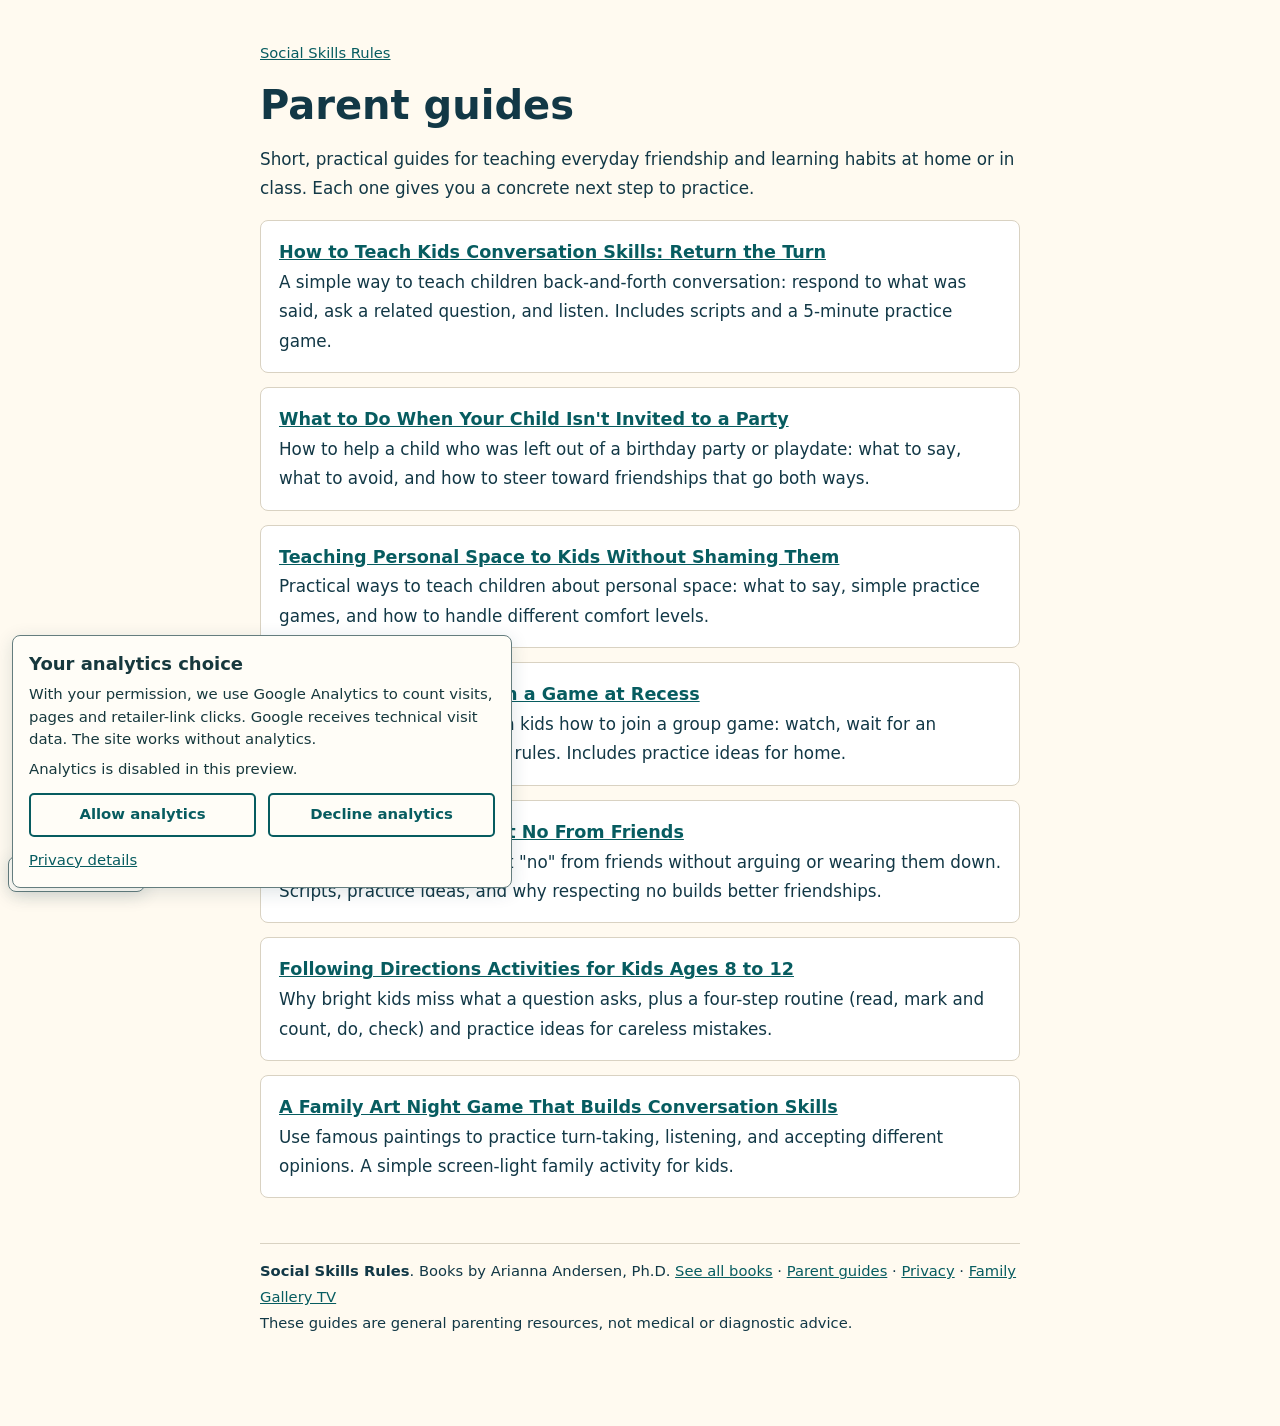
<file: guides/index.html>
<!doctype html><html lang="en"><head><meta charset="utf-8"><meta name="viewport" content="width=device-width,initial-scale=1"><title>Parent Guides for Social Skills and Friendship | Social Skills Rules</title><meta name="description" content="Free, practical guides for parents and teachers on conversation skills, personal space, joining games, accepting no, and following directions."><link rel="canonical" href="https://books.familygallerytv.com/guides/"><meta property="og:title" content="Parent Guides for Social Skills and Friendship"><meta property="og:description" content="Free, practical guides for parents and teachers on conversation skills, personal space, joining games, accepting no, and following directions."><meta property="og:url" content="https://books.familygallerytv.com/guides/"><meta property="og:type" content="article"><meta property="og:image" content="https://books.familygallerytv.com/assets/social-card.jpg"><style>body{margin:0;background:#fffaf0;color:#123846;font:1.05rem/1.75 system-ui,sans-serif}main{max-width:760px;margin:auto;padding:40px 24px 90px}h1{font-size:clamp(1.8rem,4vw,2.5rem);line-height:1.15;margin:.4em 0}h2{font-size:1.3rem;margin-top:1.8em}a{color:#075c60}.crumbs{font-size:.92rem}.meta{color:#4b6470;font-size:.95rem}.book{border:2px solid #075c60;border-radius:8px;padding:18px 20px;margin:2em 0;background:#fff}.book a.button{display:inline-block;margin-top:8px;padding:10px 16px;border-radius:5px;background:#075c60;color:#fff;text-decoration:none}.related li{margin:.3em 0}footer{border-top:1px solid #d9d2c2;margin-top:3em;padding-top:1em;font-size:.92rem}.cards{list-style:none;padding:0}.cards li{background:#fff;border:1px solid #d9d2c2;border-radius:8px;padding:16px 18px;margin:14px 0}.cards a{font-weight:600;font-size:1.1rem}</style></head><body><main><div class="crumbs"><a href="/">Social Skills Rules</a></div><h1>Parent guides</h1><p>Short, practical guides for teaching everyday friendship and learning habits at home or in class. Each one gives you a concrete next step to practice.</p><ul class="cards"><li><a href="/guides/teach-kids-conversation-skills/">How to Teach Kids Conversation Skills: Return the Turn</a><br>A simple way to teach children back-and-forth conversation: respond to what was said, ask a related question, and listen. Includes scripts and a 5-minute practice game.</li><li><a href="/guides/child-not-invited-to-party/">What to Do When Your Child Isn&#x27;t Invited to a Party</a><br>How to help a child who was left out of a birthday party or playdate: what to say, what to avoid, and how to steer toward friendships that go both ways.</li><li><a href="/guides/teaching-personal-space-to-kids/">Teaching Personal Space to Kids Without Shaming Them</a><br>Practical ways to teach children about personal space: what to say, simple practice games, and how to handle different comfort levels.</li><li><a href="/guides/help-child-join-a-game/">How to Help a Child Join a Game at Recess</a><br>A step-by-step way to teach kids how to join a group game: watch, wait for an opening, ask, and learn the rules. Includes practice ideas for home.</li><li><a href="/guides/teaching-kids-to-accept-no/">Teaching Kids to Accept No From Friends</a><br>How to help children accept &quot;no&quot; from friends without arguing or wearing them down. Scripts, practice ideas, and why respecting no builds better friendships.</li><li><a href="/guides/following-directions-activities-ages-8-12/">Following Directions Activities for Kids Ages 8 to 12</a><br>Why bright kids miss what a question asks, plus a four-step routine (read, mark and count, do, check) and practice ideas for careless mistakes.</li><li><a href="/guides/family-art-night-conversation-game/">A Family Art Night Game That Builds Conversation Skills</a><br>Use famous paintings to practice turn-taking, listening, and accepting different opinions. A simple screen-light family activity for kids.</li></ul><footer><strong>Social Skills Rules</strong>. Books by Arianna Andersen, Ph.D. <a href="/">See all books</a> · <a href="/guides/">Parent guides</a> · <a href="/privacy/">Privacy</a> · <a href="https://familygallerytv.com/">Family Gallery TV</a><br>These guides are general parenting resources, not medical or diagnostic advice.</footer></main><script defer src="/analytics/visitor-analytics.js" data-ga-id="G-XFWTQDGNEV"></script></body></html>
</file>
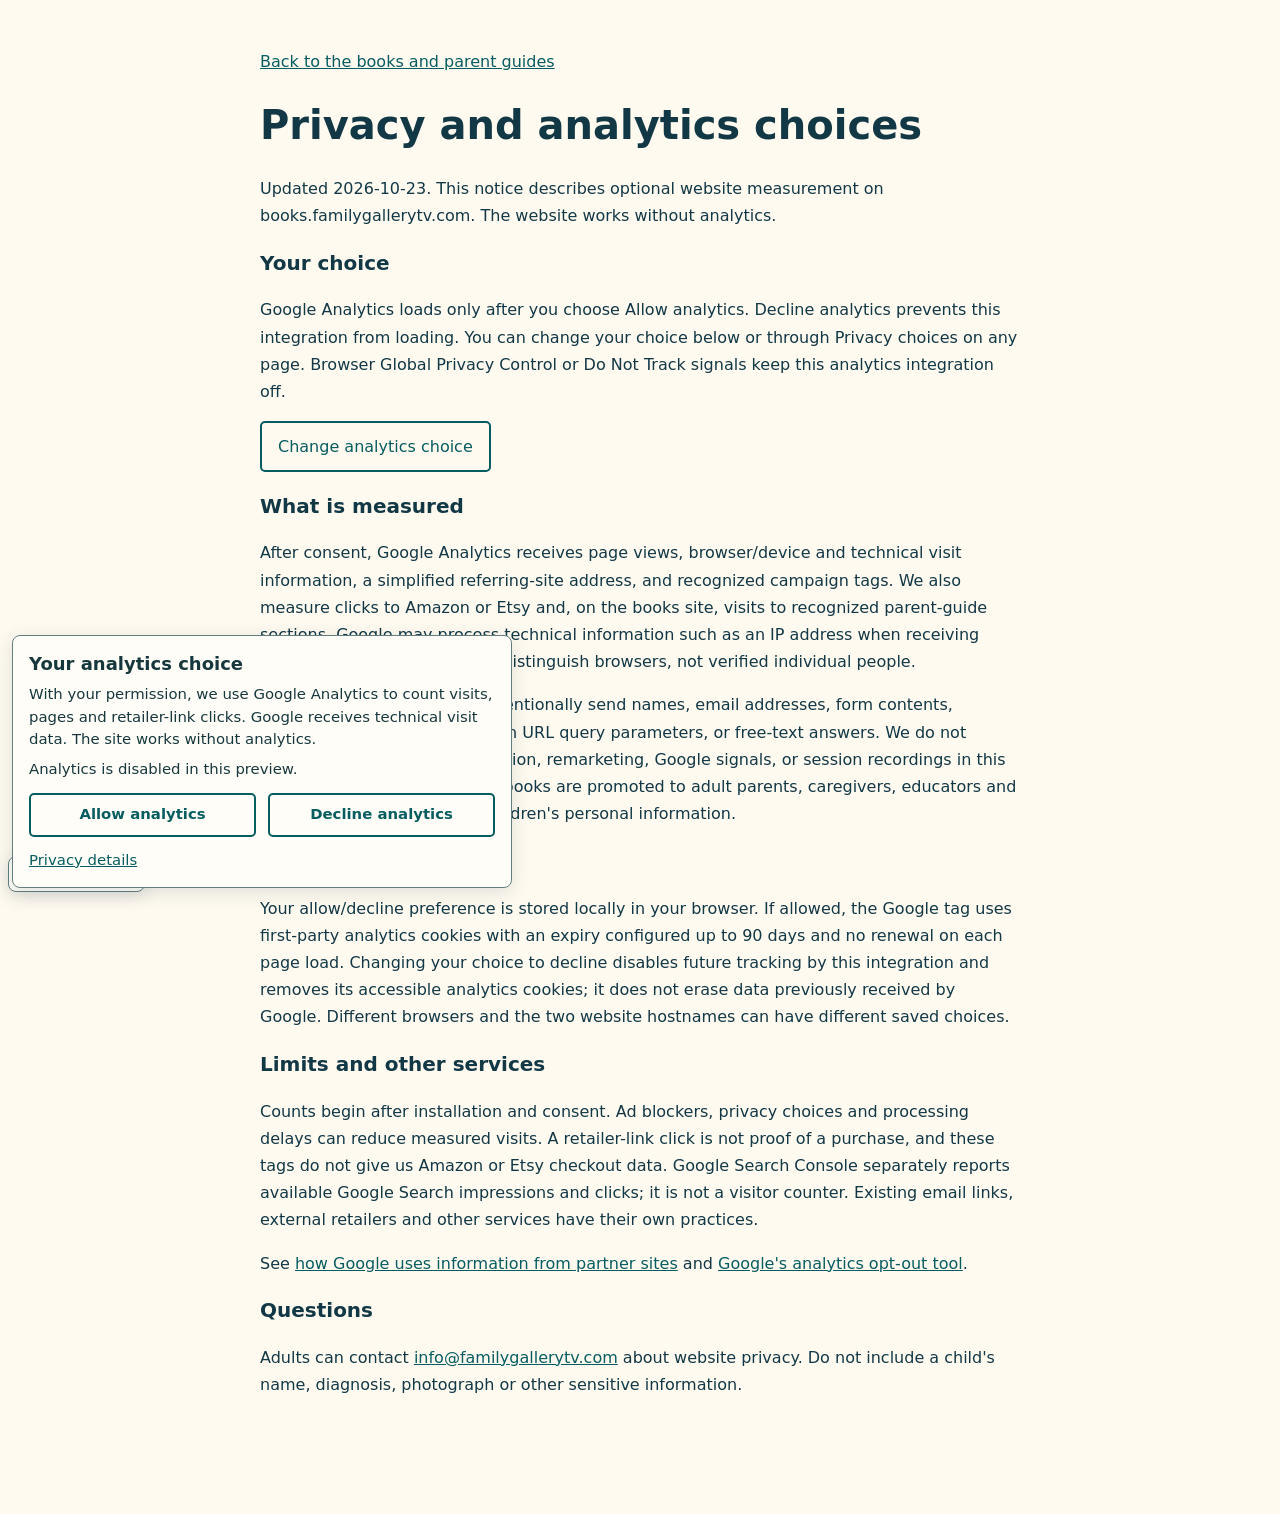
<file: privacy/index.html>
<!doctype html><html lang="en"><head><meta charset="utf-8"><meta name="viewport" content="width=device-width,initial-scale=1"><title>Privacy and analytics choices | Social Skills Rules</title><meta name="description" content="How optional visit analytics work, what is measured, and how to change your choice."><link rel="canonical" href="https://books.familygallerytv.com/privacy/"><style>body{margin:0;background:#fffaf0;color:#123846;font:1rem/1.7 system-ui,sans-serif}main{max-width:760px;margin:auto;padding:48px 24px 100px}h1{font-size:clamp(1.8rem,4vw,2.5rem);line-height:1.15}h2{font-size:1.25rem}a{color:#075c60}button{font:inherit;padding:10px 16px;border:2px solid #075c60;border-radius:5px;background:transparent;color:#075c60;cursor:pointer}</style></head><body><main><a href="/">Back to the books and parent guides</a><h1>Privacy and analytics choices</h1><p>Updated 2026-10-23. This notice describes optional website measurement on books.familygallerytv.com. The website works without analytics.</p><h2>Your choice</h2><p>Google Analytics loads only after you choose Allow analytics. Decline analytics prevents this integration from loading. You can change your choice below or through Privacy choices on any page. Browser Global Privacy Control or Do Not Track signals keep this analytics integration off.</p><button type="button" data-fg-privacy-open>Change analytics choice</button><h2>What is measured</h2><p>After consent, Google Analytics receives page views, browser/device and technical visit information, a simplified referring-site address, and recognized campaign tags. We also measure clicks to Amazon or Etsy and, on the books site, visits to recognized parent-guide sections. Google may process technical information such as an IP address when receiving requests. Analytics identifiers distinguish browsers, not verified individual people.</p><p>Our tracking code does not intentionally send names, email addresses, form contents, children's information, unknown URL query parameters, or free-text answers. We do not enable advertising personalization, remarketing, Google signals, or session recordings in this integration. The websites and books are promoted to adult parents, caregivers, educators and buyers; please do not send children's personal information.</p><h2>Storage and retention</h2><p>Your allow/decline preference is stored locally in your browser. If allowed, the Google tag uses first-party analytics cookies with an expiry configured up to 90 days and no renewal on each page load. Changing your choice to decline disables future tracking by this integration and removes its accessible analytics cookies; it does not erase data previously received by Google. Different browsers and the two website hostnames can have different saved choices.</p><h2>Limits and other services</h2><p>Counts begin after installation and consent. Ad blockers, privacy choices and processing delays can reduce measured visits. A retailer-link click is not proof of a purchase, and these tags do not give us Amazon or Etsy checkout data. Google Search Console separately reports available Google Search impressions and clicks; it is not a visitor counter. Existing email links, external retailers and other services have their own practices.</p><p>See <a href="https://policies.google.com/technologies/partner-sites" rel="noopener noreferrer">how Google uses information from partner sites</a> and <a href="https://tools.google.com/dlpage/gaoptout" rel="noopener noreferrer">Google's analytics opt-out tool</a>.</p><h2>Questions</h2><p>Adults can contact <a href="mailto:info@familygallerytv.com?subject=Website%20privacy%20question">info@familygallerytv.com</a> about website privacy. Do not include a child's name, diagnosis, photograph or other sensitive information.</p></main><script defer src="/analytics/visitor-analytics.js" data-ga-id="G-XFWTQDGNEV"></script></body></html>
</file>
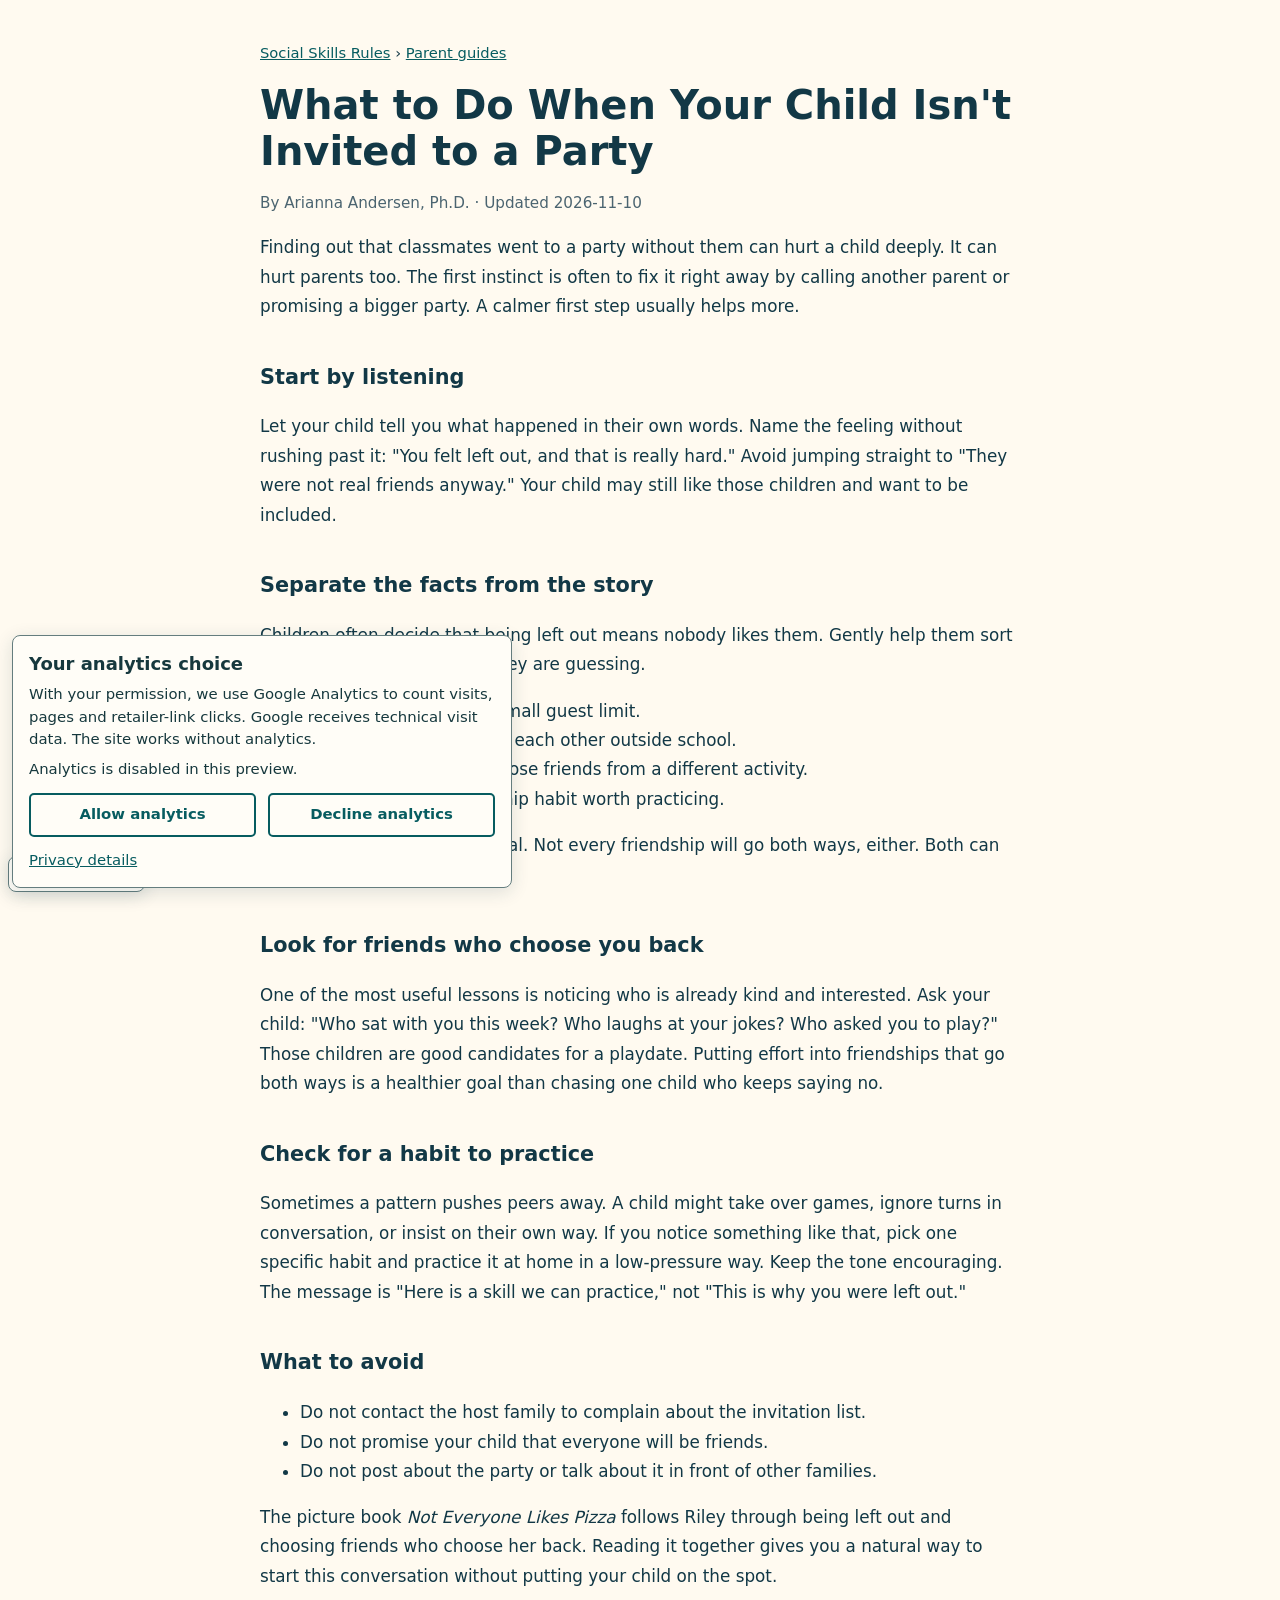
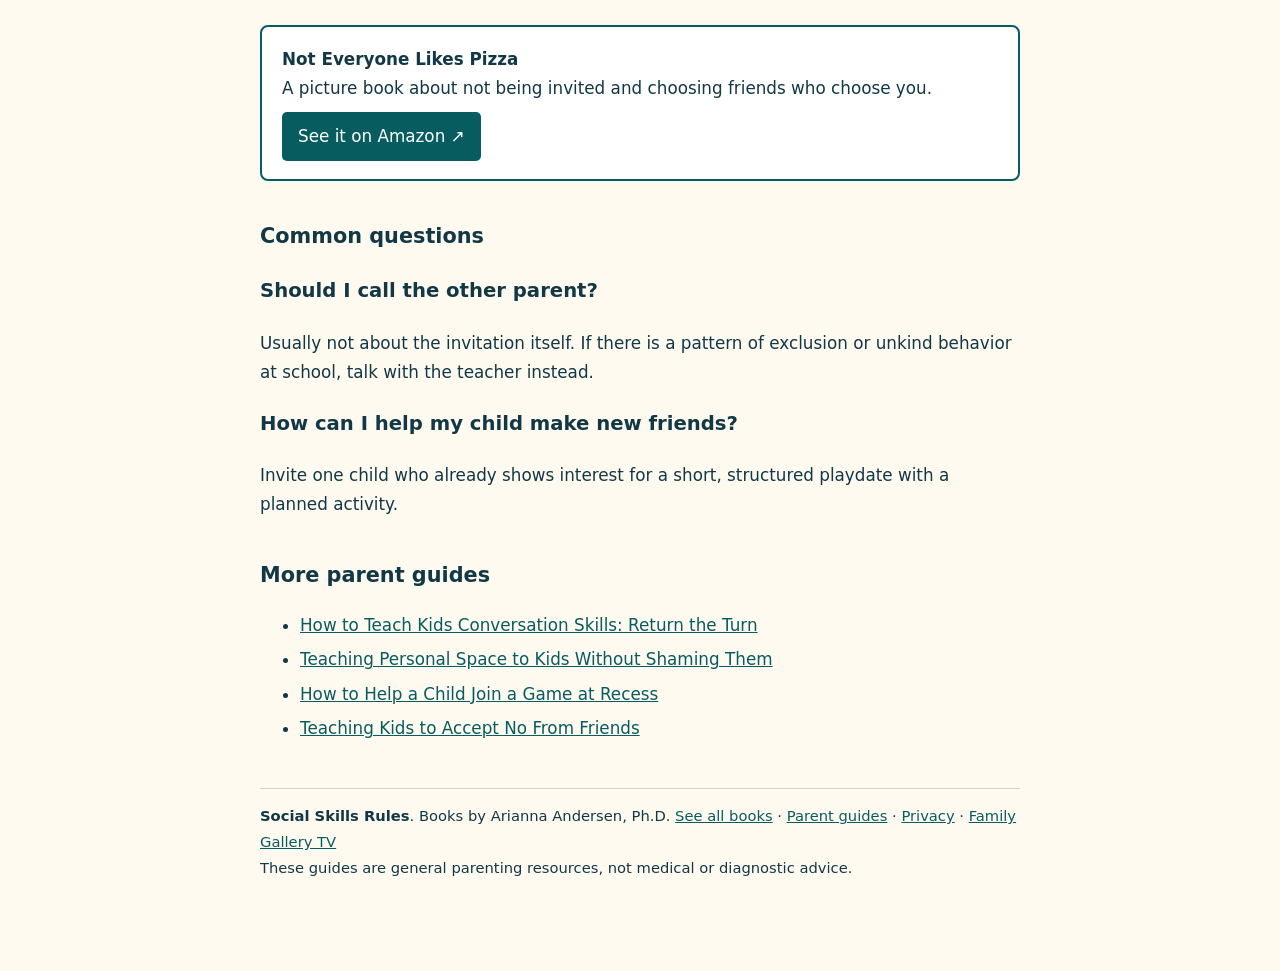
<file: guides/child-not-invited-to-party/index.html>
<!doctype html><html lang="en"><head><meta charset="utf-8"><meta name="viewport" content="width=device-width,initial-scale=1"><title>What to Do When Your Child Isn&#x27;t Invited to a Party | Social Skills Rules</title><meta name="description" content="How to help a child who was left out of a birthday party or playdate: what to say, what to avoid, and how to steer toward friendships that go both ways."><link rel="canonical" href="https://books.familygallerytv.com/guides/child-not-invited-to-party/"><meta property="og:title" content="What to Do When Your Child Isn&#x27;t Invited to a Party"><meta property="og:description" content="How to help a child who was left out of a birthday party or playdate: what to say, what to avoid, and how to steer toward friendships that go both ways."><meta property="og:url" content="https://books.familygallerytv.com/guides/child-not-invited-to-party/"><meta property="og:type" content="article"><meta property="og:image" content="https://books.familygallerytv.com/assets/social-card.jpg"><style>body{margin:0;background:#fffaf0;color:#123846;font:1.05rem/1.75 system-ui,sans-serif}main{max-width:760px;margin:auto;padding:40px 24px 90px}h1{font-size:clamp(1.8rem,4vw,2.5rem);line-height:1.15;margin:.4em 0}h2{font-size:1.3rem;margin-top:1.8em}a{color:#075c60}.crumbs{font-size:.92rem}.meta{color:#4b6470;font-size:.95rem}.book{border:2px solid #075c60;border-radius:8px;padding:18px 20px;margin:2em 0;background:#fff}.book a.button{display:inline-block;margin-top:8px;padding:10px 16px;border-radius:5px;background:#075c60;color:#fff;text-decoration:none}.related li{margin:.3em 0}footer{border-top:1px solid #d9d2c2;margin-top:3em;padding-top:1em;font-size:.92rem}.cards{list-style:none;padding:0}.cards li{background:#fff;border:1px solid #d9d2c2;border-radius:8px;padding:16px 18px;margin:14px 0}.cards a{font-weight:600;font-size:1.1rem}</style><script type="application/ld+json">{"@context": "https://schema.org", "@type": "Article", "headline": "What to Do When Your Child Isn't Invited to a Party", "description": "How to help a child who was left out of a birthday party or playdate: what to say, what to avoid, and how to steer toward friendships that go both ways.", "author": {"@type": "Person", "name": "Arianna Andersen, Ph.D."}, "publisher": {"@type": "Organization", "name": "Social Skills Rules", "url": "https://books.familygallerytv.com/"}, "datePublished": "2026-11-10", "dateModified": "2026-11-10", "mainEntityOfPage": "https://books.familygallerytv.com/guides/child-not-invited-to-party/", "image": "https://books.familygallerytv.com/assets/social-card.jpg"}</script><script type="application/ld+json">{"@context": "https://schema.org", "@type": "BreadcrumbList", "itemListElement": [{"@type": "ListItem", "position": 1, "name": "Social Skills Rules", "item": "https://books.familygallerytv.com/"}, {"@type": "ListItem", "position": 2, "name": "Parent guides", "item": "https://books.familygallerytv.com/guides/"}, {"@type": "ListItem", "position": 3, "name": "What to Do When Your Child Isn't Invited to a Party", "item": "https://books.familygallerytv.com/guides/child-not-invited-to-party/"}]}</script><script type="application/ld+json">{"@context": "https://schema.org", "@type": "FAQPage", "mainEntity": [{"@type": "Question", "name": "Should I call the other parent?", "acceptedAnswer": {"@type": "Answer", "text": "Usually not about the invitation itself. If there is a pattern of exclusion or unkind behavior at school, talk with the teacher instead."}}, {"@type": "Question", "name": "How can I help my child make new friends?", "acceptedAnswer": {"@type": "Answer", "text": "Invite one child who already shows interest for a short, structured playdate with a planned activity."}}]}</script></head><body><main><div class="crumbs"><a href="/">Social Skills Rules</a> › <a href="/guides/">Parent guides</a></div><h1>What to Do When Your Child Isn&#x27;t Invited to a Party</h1><p class="meta">By Arianna Andersen, Ph.D. · Updated 2026-11-10</p><p>Finding out that classmates went to a party without them can hurt a child deeply. It can hurt parents too. The first instinct is often to fix it right away by calling another parent or promising a bigger party. A calmer first step usually helps more.</p><h2>Start by listening</h2><p>Let your child tell you what happened in their own words. Name the feeling without rushing past it: "You felt left out, and that is really hard." Avoid jumping straight to "They were not real friends anyway." Your child may still like those children and want to be included.</p><h2>Separate the facts from the story</h2><p>Children often decide that being left out means nobody likes them. Gently help them sort what they know from what they are guessing.</p><ul><li>Maybe the party had a small guest limit.</li><li>Maybe the families know each other outside school.</li><li>Maybe the other child chose friends from a different activity.</li><li>Maybe there is a friendship habit worth practicing.</li></ul><p>Not every invitation is personal. Not every friendship will go both ways, either. Both can be true.</p><h2>Look for friends who choose you back</h2><p>One of the most useful lessons is noticing who is already kind and interested. Ask your child: "Who sat with you this week? Who laughs at your jokes? Who asked you to play?" Those children are good candidates for a playdate. Putting effort into friendships that go both ways is a healthier goal than chasing one child who keeps saying no.</p><h2>Check for a habit to practice</h2><p>Sometimes a pattern pushes peers away. A child might take over games, ignore turns in conversation, or insist on their own way. If you notice something like that, pick one specific habit and practice it at home in a low-pressure way. Keep the tone encouraging. The message is "Here is a skill we can practice," not "This is why you were left out."</p><h2>What to avoid</h2><ul><li>Do not contact the host family to complain about the invitation list.</li><li>Do not promise your child that everyone will be friends.</li><li>Do not post about the party or talk about it in front of other families.</li></ul><p>The picture book <em>Not Everyone Likes Pizza</em> follows Riley through being left out and choosing friends who choose her back. Reading it together gives you a natural way to start this conversation without putting your child on the spot.</p><div class="book"><strong>Not Everyone Likes Pizza</strong><br>A picture book about not being invited and choosing friends who choose you.<br><a class="button" href="https://www.amazon.com/dp/B0HN8TX1Z5" target="_blank" rel="noopener">See it on Amazon ↗</a></div><h2>Common questions</h2><h3>Should I call the other parent?</h3><p>Usually not about the invitation itself. If there is a pattern of exclusion or unkind behavior at school, talk with the teacher instead.</p><h3>How can I help my child make new friends?</h3><p>Invite one child who already shows interest for a short, structured playdate with a planned activity.</p><h2>More parent guides</h2><ul class="related"><li><a href="/guides/teach-kids-conversation-skills/">How to Teach Kids Conversation Skills: Return the Turn</a></li><li><a href="/guides/teaching-personal-space-to-kids/">Teaching Personal Space to Kids Without Shaming Them</a></li><li><a href="/guides/help-child-join-a-game/">How to Help a Child Join a Game at Recess</a></li><li><a href="/guides/teaching-kids-to-accept-no/">Teaching Kids to Accept No From Friends</a></li></ul><footer><strong>Social Skills Rules</strong>. Books by Arianna Andersen, Ph.D. <a href="/">See all books</a> · <a href="/guides/">Parent guides</a> · <a href="/privacy/">Privacy</a> · <a href="https://familygallerytv.com/">Family Gallery TV</a><br>These guides are general parenting resources, not medical or diagnostic advice.</footer></main><script defer src="/analytics/visitor-analytics.js" data-ga-id="G-XFWTQDGNEV"></script></body></html>
</file>
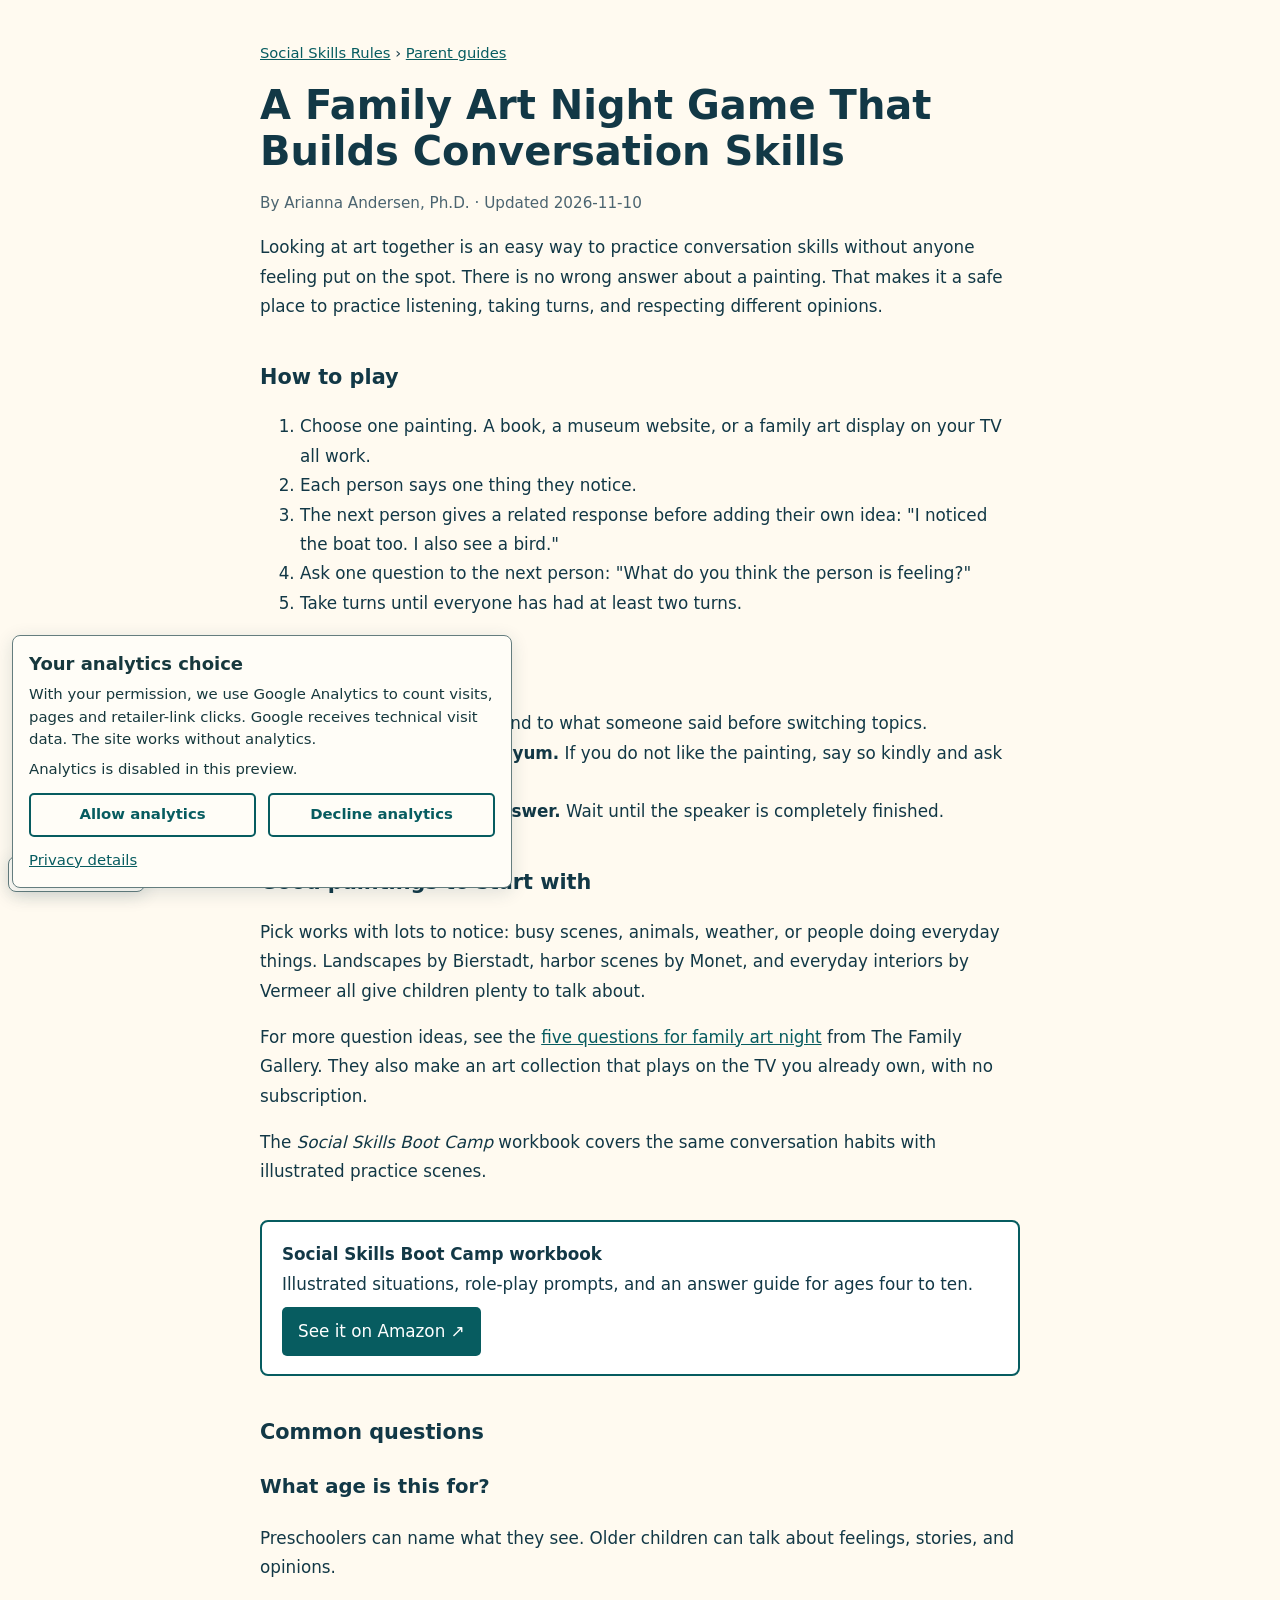
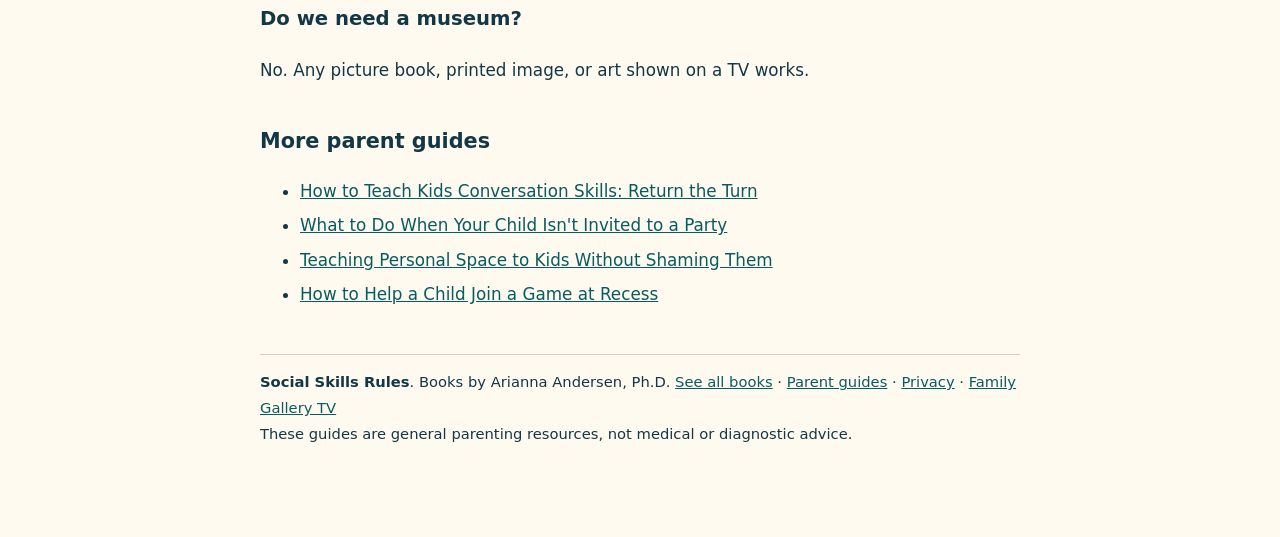
<file: guides/family-art-night-conversation-game/index.html>
<!doctype html><html lang="en"><head><meta charset="utf-8"><meta name="viewport" content="width=device-width,initial-scale=1"><title>A Family Art Night Game That Builds Conversation Skills | Social Skills Rules</title><meta name="description" content="Use famous paintings to practice turn-taking, listening, and accepting different opinions. A simple screen-light family activity for kids."><link rel="canonical" href="https://books.familygallerytv.com/guides/family-art-night-conversation-game/"><meta property="og:title" content="A Family Art Night Game That Builds Conversation Skills"><meta property="og:description" content="Use famous paintings to practice turn-taking, listening, and accepting different opinions. A simple screen-light family activity for kids."><meta property="og:url" content="https://books.familygallerytv.com/guides/family-art-night-conversation-game/"><meta property="og:type" content="article"><meta property="og:image" content="https://books.familygallerytv.com/assets/social-card.jpg"><style>body{margin:0;background:#fffaf0;color:#123846;font:1.05rem/1.75 system-ui,sans-serif}main{max-width:760px;margin:auto;padding:40px 24px 90px}h1{font-size:clamp(1.8rem,4vw,2.5rem);line-height:1.15;margin:.4em 0}h2{font-size:1.3rem;margin-top:1.8em}a{color:#075c60}.crumbs{font-size:.92rem}.meta{color:#4b6470;font-size:.95rem}.book{border:2px solid #075c60;border-radius:8px;padding:18px 20px;margin:2em 0;background:#fff}.book a.button{display:inline-block;margin-top:8px;padding:10px 16px;border-radius:5px;background:#075c60;color:#fff;text-decoration:none}.related li{margin:.3em 0}footer{border-top:1px solid #d9d2c2;margin-top:3em;padding-top:1em;font-size:.92rem}.cards{list-style:none;padding:0}.cards li{background:#fff;border:1px solid #d9d2c2;border-radius:8px;padding:16px 18px;margin:14px 0}.cards a{font-weight:600;font-size:1.1rem}</style><script type="application/ld+json">{"@context": "https://schema.org", "@type": "Article", "headline": "A Family Art Night Game That Builds Conversation Skills", "description": "Use famous paintings to practice turn-taking, listening, and accepting different opinions. A simple screen-light family activity for kids.", "author": {"@type": "Person", "name": "Arianna Andersen, Ph.D."}, "publisher": {"@type": "Organization", "name": "Social Skills Rules", "url": "https://books.familygallerytv.com/"}, "datePublished": "2026-11-10", "dateModified": "2026-11-10", "mainEntityOfPage": "https://books.familygallerytv.com/guides/family-art-night-conversation-game/", "image": "https://books.familygallerytv.com/assets/social-card.jpg"}</script><script type="application/ld+json">{"@context": "https://schema.org", "@type": "BreadcrumbList", "itemListElement": [{"@type": "ListItem", "position": 1, "name": "Social Skills Rules", "item": "https://books.familygallerytv.com/"}, {"@type": "ListItem", "position": 2, "name": "Parent guides", "item": "https://books.familygallerytv.com/guides/"}, {"@type": "ListItem", "position": 3, "name": "A Family Art Night Game That Builds Conversation Skills", "item": "https://books.familygallerytv.com/guides/family-art-night-conversation-game/"}]}</script><script type="application/ld+json">{"@context": "https://schema.org", "@type": "FAQPage", "mainEntity": [{"@type": "Question", "name": "What age is this for?", "acceptedAnswer": {"@type": "Answer", "text": "Preschoolers can name what they see. Older children can talk about feelings, stories, and opinions."}}, {"@type": "Question", "name": "Do we need a museum?", "acceptedAnswer": {"@type": "Answer", "text": "No. Any picture book, printed image, or art shown on a TV works."}}]}</script></head><body><main><div class="crumbs"><a href="/">Social Skills Rules</a> › <a href="/guides/">Parent guides</a></div><h1>A Family Art Night Game That Builds Conversation Skills</h1><p class="meta">By Arianna Andersen, Ph.D. · Updated 2026-11-10</p><p>Looking at art together is an easy way to practice conversation skills without anyone feeling put on the spot. There is no wrong answer about a painting. That makes it a safe place to practice listening, taking turns, and respecting different opinions.</p><h2>How to play</h2><ol><li>Choose one painting. A book, a museum website, or a family art display on your TV all work.</li><li>Each person says one thing they notice.</li><li>The next person gives a related response before adding their own idea: "I noticed the boat too. I also see a bird."</li><li>Ask one question to the next person: "What do you think the person is feeling?"</li><li>Take turns until everyone has had at least two turns.</li></ol><h2>Skills it practices</h2><ul><li><strong>Return the turn.</strong> Respond to what someone said before switching topics.</li><li><strong>Don't yuck someone's yum.</strong> If you do not like the painting, say so kindly and ask what they like about it.</li><li><strong>Listen to the whole answer.</strong> Wait until the speaker is completely finished.</li></ul><h2>Good paintings to start with</h2><p>Pick works with lots to notice: busy scenes, animals, weather, or people doing everyday things. Landscapes by Bierstadt, harbor scenes by Monet, and everyday interiors by Vermeer all give children plenty to talk about.</p><p>For more question ideas, see the <a href="https://familygallerytv.com/blog/family-art-night-five-questions/">five questions for family art night</a> from The Family Gallery. They also make an art collection that plays on the TV you already own, with no subscription.</p><p>The <em>Social Skills Boot Camp</em> workbook covers the same conversation habits with illustrated practice scenes.</p><div class="book"><strong>Social Skills Boot Camp workbook</strong><br>Illustrated situations, role-play prompts, and an answer guide for ages four to ten.<br><a class="button" href="https://www.amazon.com/dp/B0HNTRT4DF" target="_blank" rel="noopener">See it on Amazon ↗</a></div><h2>Common questions</h2><h3>What age is this for?</h3><p>Preschoolers can name what they see. Older children can talk about feelings, stories, and opinions.</p><h3>Do we need a museum?</h3><p>No. Any picture book, printed image, or art shown on a TV works.</p><h2>More parent guides</h2><ul class="related"><li><a href="/guides/teach-kids-conversation-skills/">How to Teach Kids Conversation Skills: Return the Turn</a></li><li><a href="/guides/child-not-invited-to-party/">What to Do When Your Child Isn&#x27;t Invited to a Party</a></li><li><a href="/guides/teaching-personal-space-to-kids/">Teaching Personal Space to Kids Without Shaming Them</a></li><li><a href="/guides/help-child-join-a-game/">How to Help a Child Join a Game at Recess</a></li></ul><footer><strong>Social Skills Rules</strong>. Books by Arianna Andersen, Ph.D. <a href="/">See all books</a> · <a href="/guides/">Parent guides</a> · <a href="/privacy/">Privacy</a> · <a href="https://familygallerytv.com/">Family Gallery TV</a><br>These guides are general parenting resources, not medical or diagnostic advice.</footer></main><script defer src="/analytics/visitor-analytics.js" data-ga-id="G-XFWTQDGNEV"></script></body></html>
</file>
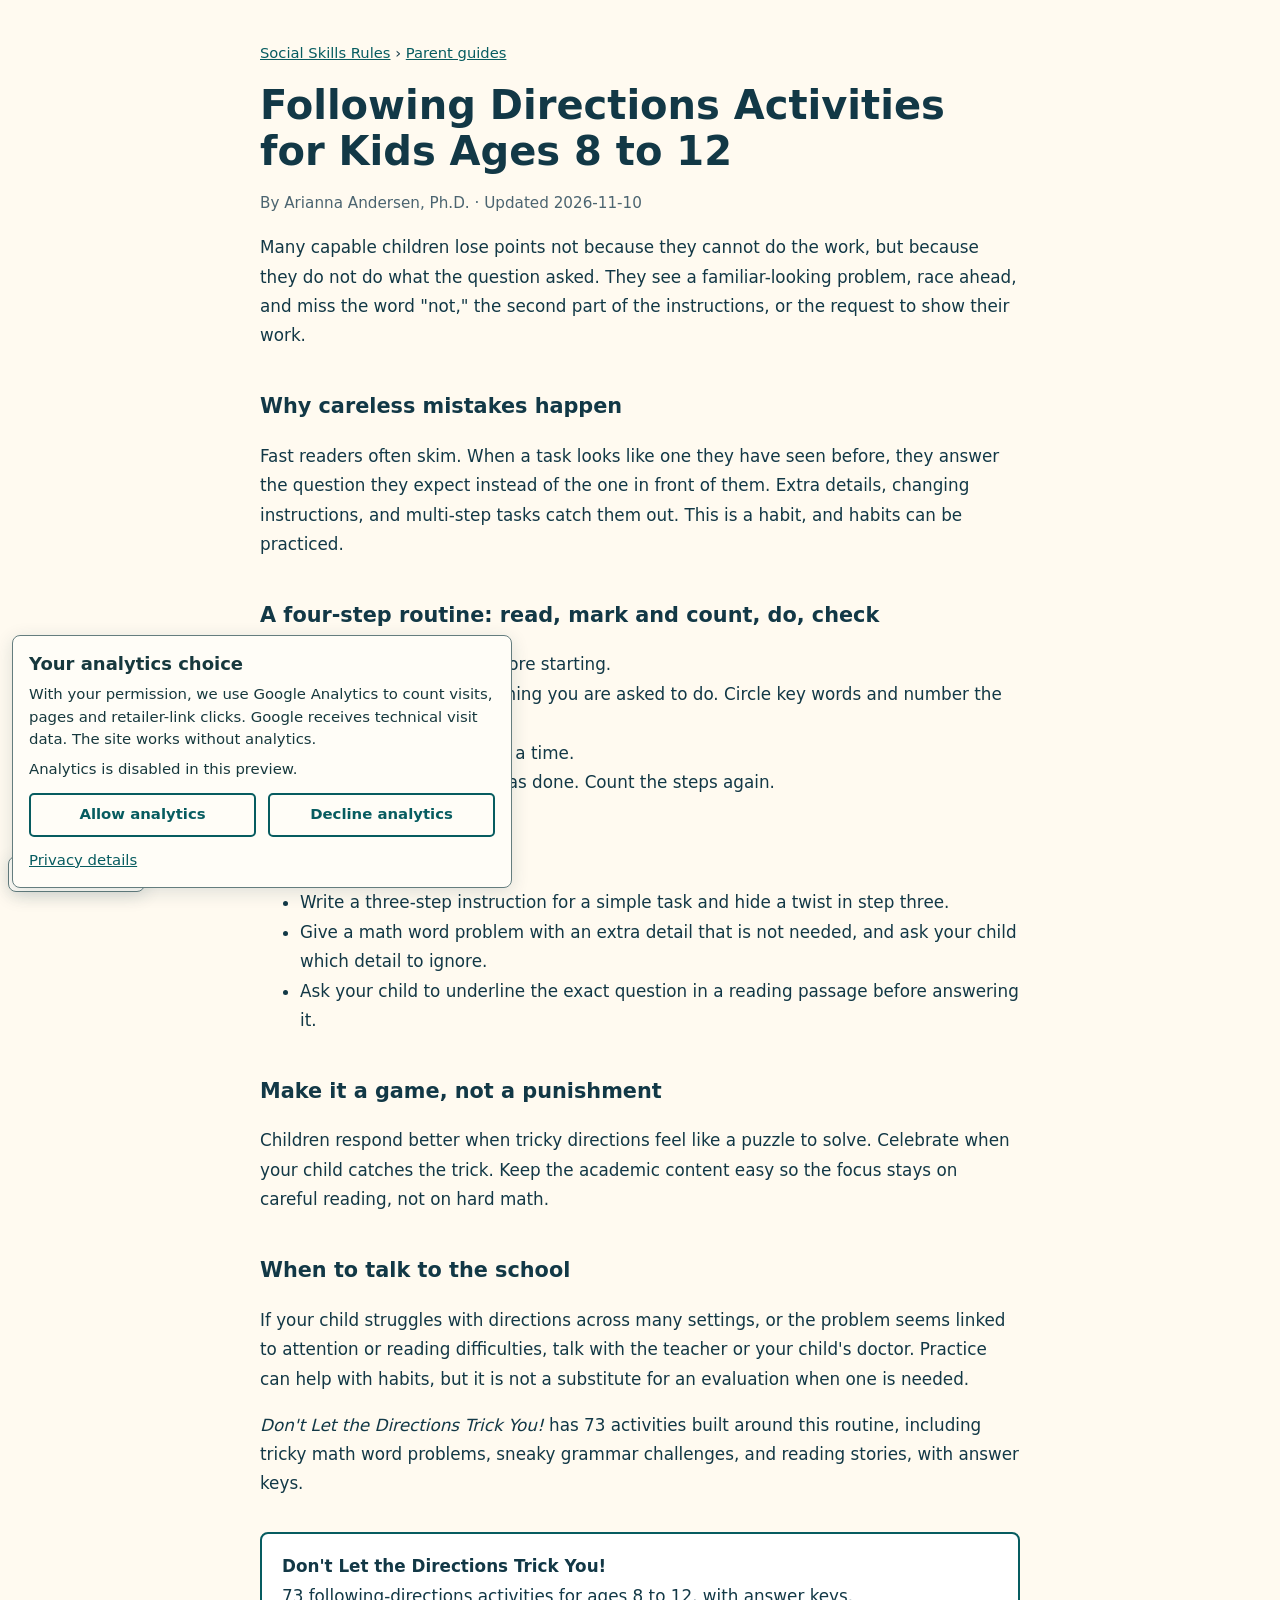
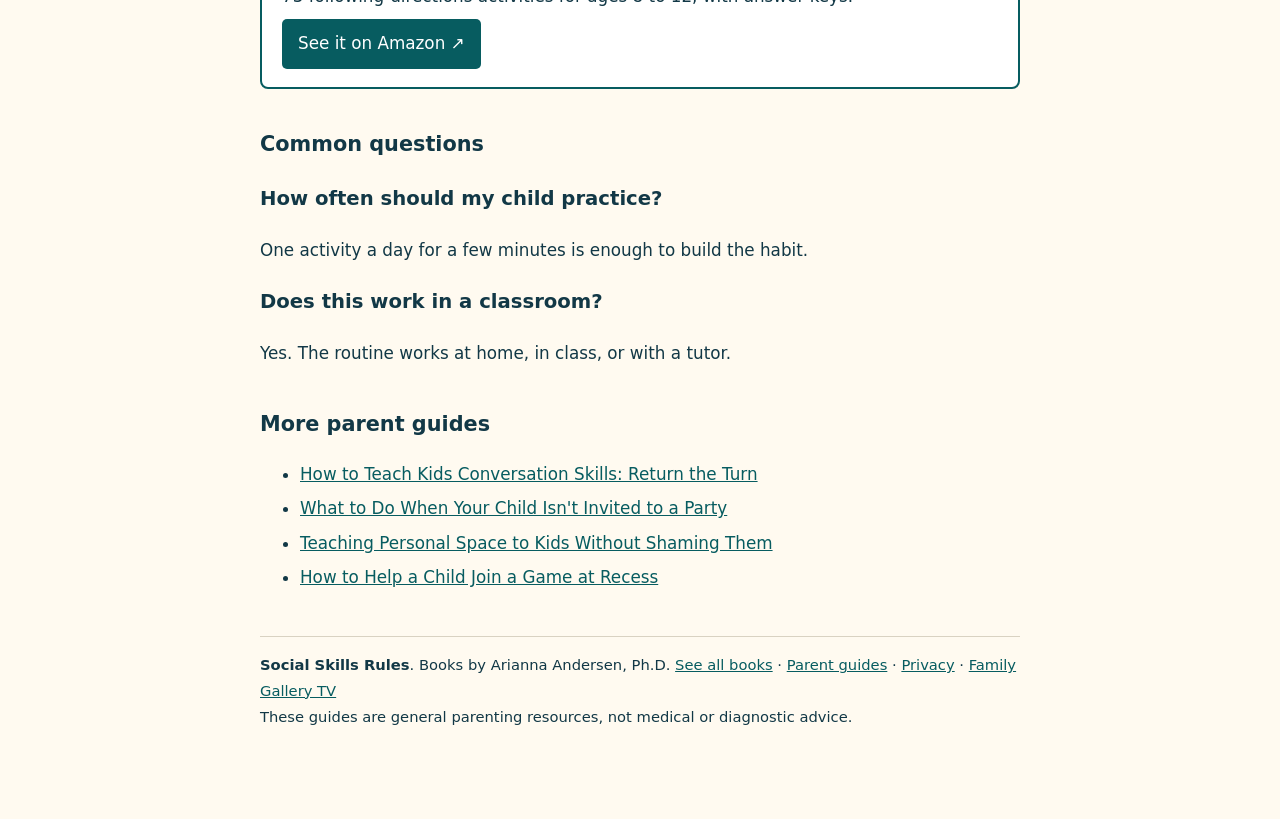
<file: guides/following-directions-activities-ages-8-12/index.html>
<!doctype html><html lang="en"><head><meta charset="utf-8"><meta name="viewport" content="width=device-width,initial-scale=1"><title>Following Directions Activities for Kids Ages 8 to 12 | Social Skills Rules</title><meta name="description" content="Why bright kids miss what a question asks, plus a four-step routine (read, mark and count, do, check) and practice ideas for careless mistakes."><link rel="canonical" href="https://books.familygallerytv.com/guides/following-directions-activities-ages-8-12/"><meta property="og:title" content="Following Directions Activities for Kids Ages 8 to 12"><meta property="og:description" content="Why bright kids miss what a question asks, plus a four-step routine (read, mark and count, do, check) and practice ideas for careless mistakes."><meta property="og:url" content="https://books.familygallerytv.com/guides/following-directions-activities-ages-8-12/"><meta property="og:type" content="article"><meta property="og:image" content="https://books.familygallerytv.com/assets/social-card.jpg"><style>body{margin:0;background:#fffaf0;color:#123846;font:1.05rem/1.75 system-ui,sans-serif}main{max-width:760px;margin:auto;padding:40px 24px 90px}h1{font-size:clamp(1.8rem,4vw,2.5rem);line-height:1.15;margin:.4em 0}h2{font-size:1.3rem;margin-top:1.8em}a{color:#075c60}.crumbs{font-size:.92rem}.meta{color:#4b6470;font-size:.95rem}.book{border:2px solid #075c60;border-radius:8px;padding:18px 20px;margin:2em 0;background:#fff}.book a.button{display:inline-block;margin-top:8px;padding:10px 16px;border-radius:5px;background:#075c60;color:#fff;text-decoration:none}.related li{margin:.3em 0}footer{border-top:1px solid #d9d2c2;margin-top:3em;padding-top:1em;font-size:.92rem}.cards{list-style:none;padding:0}.cards li{background:#fff;border:1px solid #d9d2c2;border-radius:8px;padding:16px 18px;margin:14px 0}.cards a{font-weight:600;font-size:1.1rem}</style><script type="application/ld+json">{"@context": "https://schema.org", "@type": "Article", "headline": "Following Directions Activities for Kids Ages 8 to 12", "description": "Why bright kids miss what a question asks, plus a four-step routine (read, mark and count, do, check) and practice ideas for careless mistakes.", "author": {"@type": "Person", "name": "Arianna Andersen, Ph.D."}, "publisher": {"@type": "Organization", "name": "Social Skills Rules", "url": "https://books.familygallerytv.com/"}, "datePublished": "2026-11-10", "dateModified": "2026-11-10", "mainEntityOfPage": "https://books.familygallerytv.com/guides/following-directions-activities-ages-8-12/", "image": "https://books.familygallerytv.com/assets/social-card.jpg"}</script><script type="application/ld+json">{"@context": "https://schema.org", "@type": "BreadcrumbList", "itemListElement": [{"@type": "ListItem", "position": 1, "name": "Social Skills Rules", "item": "https://books.familygallerytv.com/"}, {"@type": "ListItem", "position": 2, "name": "Parent guides", "item": "https://books.familygallerytv.com/guides/"}, {"@type": "ListItem", "position": 3, "name": "Following Directions Activities for Kids Ages 8 to 12", "item": "https://books.familygallerytv.com/guides/following-directions-activities-ages-8-12/"}]}</script><script type="application/ld+json">{"@context": "https://schema.org", "@type": "FAQPage", "mainEntity": [{"@type": "Question", "name": "How often should my child practice?", "acceptedAnswer": {"@type": "Answer", "text": "One activity a day for a few minutes is enough to build the habit."}}, {"@type": "Question", "name": "Does this work in a classroom?", "acceptedAnswer": {"@type": "Answer", "text": "Yes. The routine works at home, in class, or with a tutor."}}]}</script></head><body><main><div class="crumbs"><a href="/">Social Skills Rules</a> › <a href="/guides/">Parent guides</a></div><h1>Following Directions Activities for Kids Ages 8 to 12</h1><p class="meta">By Arianna Andersen, Ph.D. · Updated 2026-11-10</p><p>Many capable children lose points not because they cannot do the work, but because they do not do what the question asked. They see a familiar-looking problem, race ahead, and miss the word "not," the second part of the instructions, or the request to show their work.</p><h2>Why careless mistakes happen</h2><p>Fast readers often skim. When a task looks like one they have seen before, they answer the question they expect instead of the one in front of them. Extra details, changing instructions, and multi-step tasks catch them out. This is a habit, and habits can be practiced.</p><h2>A four-step routine: read, mark and count, do, check</h2><ol><li><strong>Read</strong> the whole task before starting.</li><li><strong>Mark and count</strong> each thing you are asked to do. Circle key words and number the steps.</li><li><strong>Do</strong> the work, one step at a time.</li><li><strong>Check</strong> that every part was done. Count the steps again.</li></ol><h2>Quick practice ideas</h2><ul><li>Write a three-step instruction for a simple task and hide a twist in step three.</li><li>Give a math word problem with an extra detail that is not needed, and ask your child which detail to ignore.</li><li>Ask your child to underline the exact question in a reading passage before answering it.</li></ul><h2>Make it a game, not a punishment</h2><p>Children respond better when tricky directions feel like a puzzle to solve. Celebrate when your child catches the trick. Keep the academic content easy so the focus stays on careful reading, not on hard math.</p><h2>When to talk to the school</h2><p>If your child struggles with directions across many settings, or the problem seems linked to attention or reading difficulties, talk with the teacher or your child's doctor. Practice can help with habits, but it is not a substitute for an evaluation when one is needed.</p><p><em>Don't Let the Directions Trick You!</em> has 73 activities built around this routine, including tricky math word problems, sneaky grammar challenges, and reading stories, with answer keys.</p><div class="book"><strong>Don&#x27;t Let the Directions Trick You!</strong><br>73 following-directions activities for ages 8 to 12, with answer keys.<br><a class="button" href="https://www.amazon.com/dp/B0HPMHGNZH" target="_blank" rel="noopener">See it on Amazon ↗</a></div><h2>Common questions</h2><h3>How often should my child practice?</h3><p>One activity a day for a few minutes is enough to build the habit.</p><h3>Does this work in a classroom?</h3><p>Yes. The routine works at home, in class, or with a tutor.</p><h2>More parent guides</h2><ul class="related"><li><a href="/guides/teach-kids-conversation-skills/">How to Teach Kids Conversation Skills: Return the Turn</a></li><li><a href="/guides/child-not-invited-to-party/">What to Do When Your Child Isn&#x27;t Invited to a Party</a></li><li><a href="/guides/teaching-personal-space-to-kids/">Teaching Personal Space to Kids Without Shaming Them</a></li><li><a href="/guides/help-child-join-a-game/">How to Help a Child Join a Game at Recess</a></li></ul><footer><strong>Social Skills Rules</strong>. Books by Arianna Andersen, Ph.D. <a href="/">See all books</a> · <a href="/guides/">Parent guides</a> · <a href="/privacy/">Privacy</a> · <a href="https://familygallerytv.com/">Family Gallery TV</a><br>These guides are general parenting resources, not medical or diagnostic advice.</footer></main><script defer src="/analytics/visitor-analytics.js" data-ga-id="G-XFWTQDGNEV"></script></body></html>
</file>
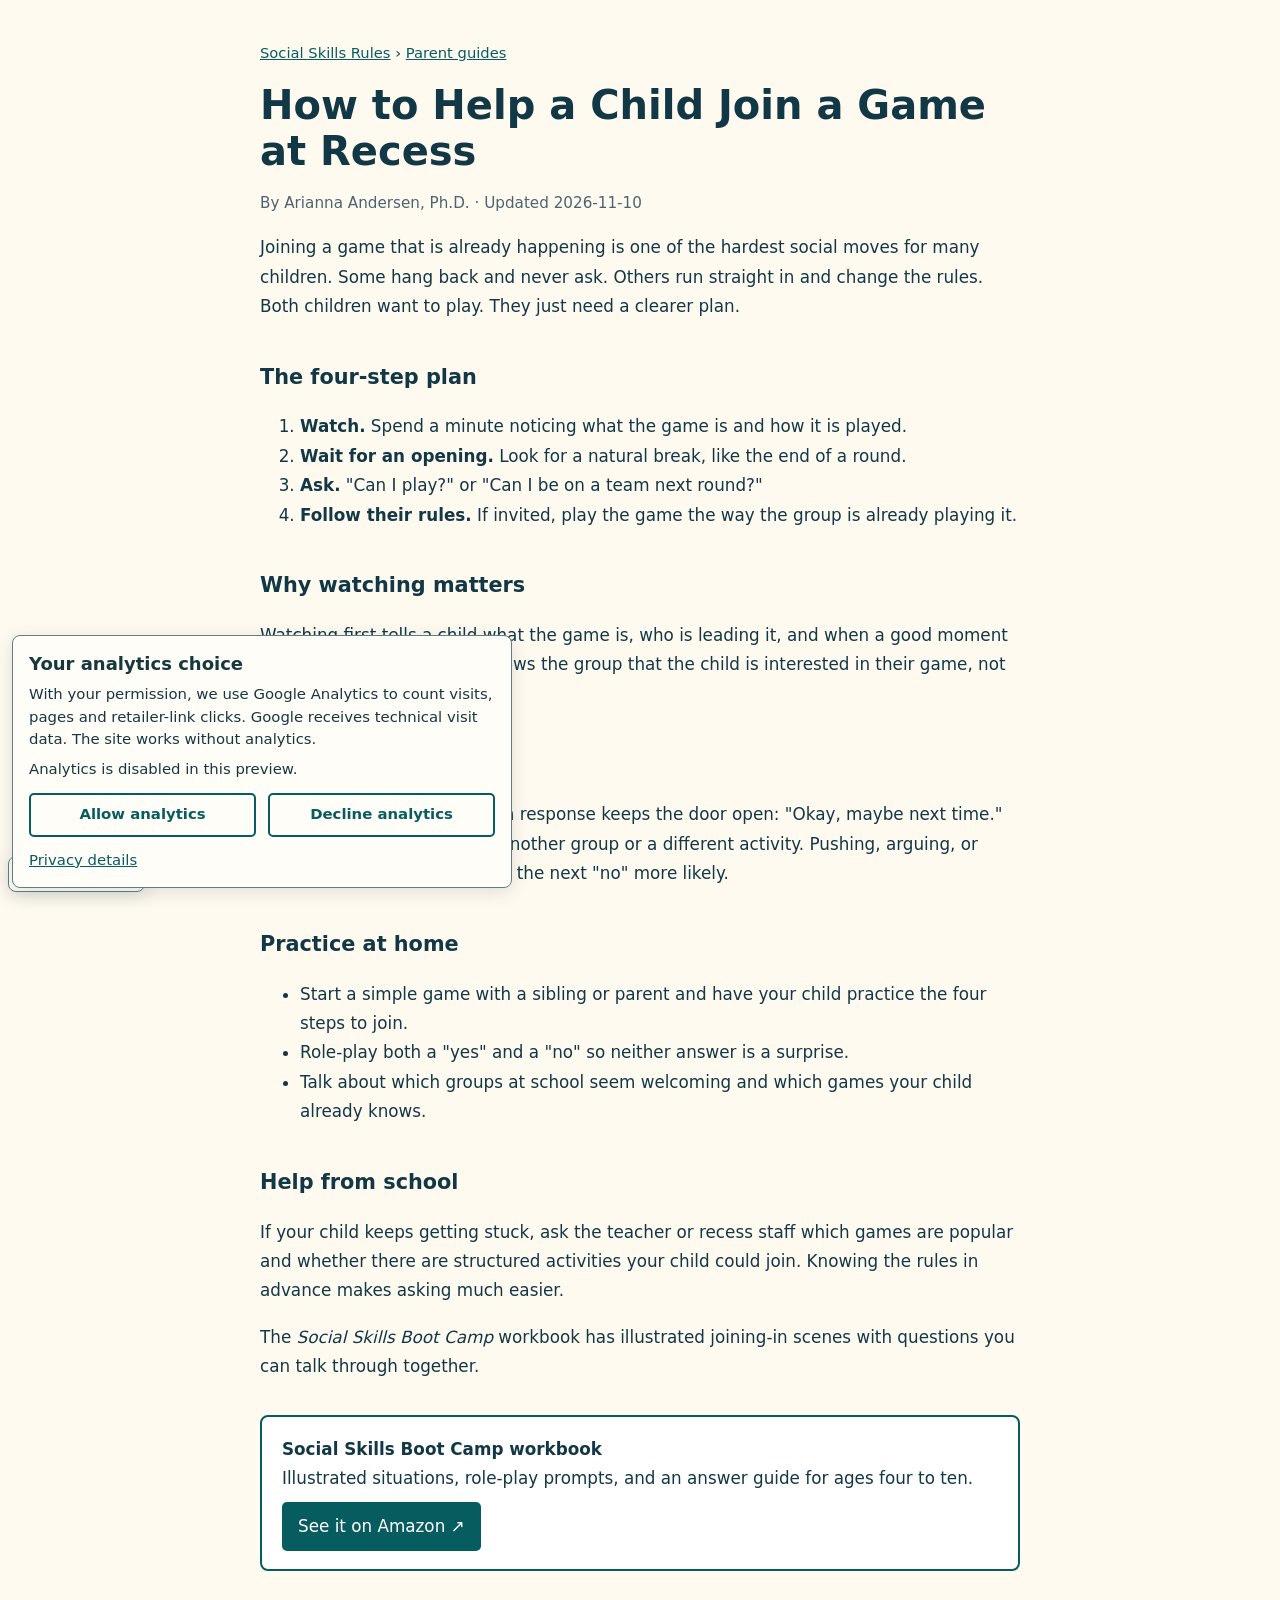
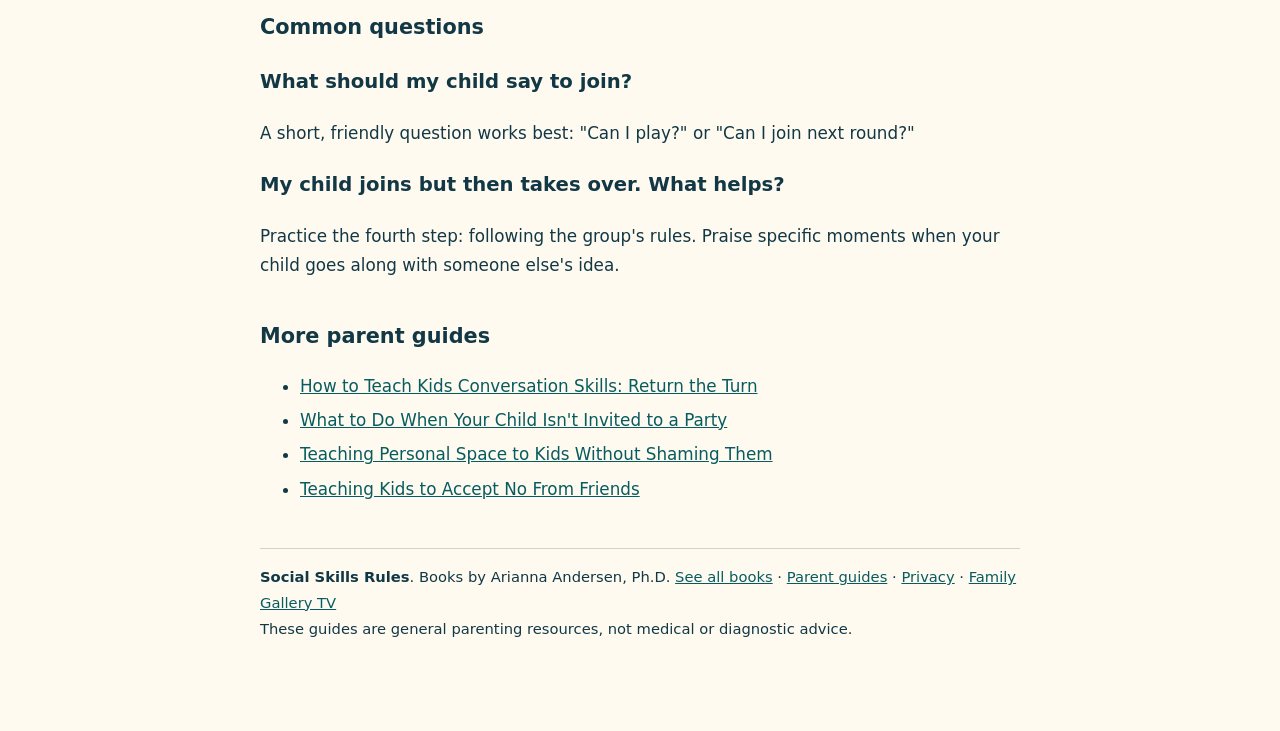
<file: guides/help-child-join-a-game/index.html>
<!doctype html><html lang="en"><head><meta charset="utf-8"><meta name="viewport" content="width=device-width,initial-scale=1"><title>How to Help a Child Join a Game at Recess | Social Skills Rules</title><meta name="description" content="A step-by-step way to teach kids how to join a group game: watch, wait for an opening, ask, and learn the rules. Includes practice ideas for home."><link rel="canonical" href="https://books.familygallerytv.com/guides/help-child-join-a-game/"><meta property="og:title" content="How to Help a Child Join a Game at Recess"><meta property="og:description" content="A step-by-step way to teach kids how to join a group game: watch, wait for an opening, ask, and learn the rules. Includes practice ideas for home."><meta property="og:url" content="https://books.familygallerytv.com/guides/help-child-join-a-game/"><meta property="og:type" content="article"><meta property="og:image" content="https://books.familygallerytv.com/assets/social-card.jpg"><style>body{margin:0;background:#fffaf0;color:#123846;font:1.05rem/1.75 system-ui,sans-serif}main{max-width:760px;margin:auto;padding:40px 24px 90px}h1{font-size:clamp(1.8rem,4vw,2.5rem);line-height:1.15;margin:.4em 0}h2{font-size:1.3rem;margin-top:1.8em}a{color:#075c60}.crumbs{font-size:.92rem}.meta{color:#4b6470;font-size:.95rem}.book{border:2px solid #075c60;border-radius:8px;padding:18px 20px;margin:2em 0;background:#fff}.book a.button{display:inline-block;margin-top:8px;padding:10px 16px;border-radius:5px;background:#075c60;color:#fff;text-decoration:none}.related li{margin:.3em 0}footer{border-top:1px solid #d9d2c2;margin-top:3em;padding-top:1em;font-size:.92rem}.cards{list-style:none;padding:0}.cards li{background:#fff;border:1px solid #d9d2c2;border-radius:8px;padding:16px 18px;margin:14px 0}.cards a{font-weight:600;font-size:1.1rem}</style><script type="application/ld+json">{"@context": "https://schema.org", "@type": "Article", "headline": "How to Help a Child Join a Game at Recess", "description": "A step-by-step way to teach kids how to join a group game: watch, wait for an opening, ask, and learn the rules. Includes practice ideas for home.", "author": {"@type": "Person", "name": "Arianna Andersen, Ph.D."}, "publisher": {"@type": "Organization", "name": "Social Skills Rules", "url": "https://books.familygallerytv.com/"}, "datePublished": "2026-11-10", "dateModified": "2026-11-10", "mainEntityOfPage": "https://books.familygallerytv.com/guides/help-child-join-a-game/", "image": "https://books.familygallerytv.com/assets/social-card.jpg"}</script><script type="application/ld+json">{"@context": "https://schema.org", "@type": "BreadcrumbList", "itemListElement": [{"@type": "ListItem", "position": 1, "name": "Social Skills Rules", "item": "https://books.familygallerytv.com/"}, {"@type": "ListItem", "position": 2, "name": "Parent guides", "item": "https://books.familygallerytv.com/guides/"}, {"@type": "ListItem", "position": 3, "name": "How to Help a Child Join a Game at Recess", "item": "https://books.familygallerytv.com/guides/help-child-join-a-game/"}]}</script><script type="application/ld+json">{"@context": "https://schema.org", "@type": "FAQPage", "mainEntity": [{"@type": "Question", "name": "What should my child say to join?", "acceptedAnswer": {"@type": "Answer", "text": "A short, friendly question works best: \"Can I play?\" or \"Can I join next round?\""}}, {"@type": "Question", "name": "My child joins but then takes over. What helps?", "acceptedAnswer": {"@type": "Answer", "text": "Practice the fourth step: following the group's rules. Praise specific moments when your child goes along with someone else's idea."}}]}</script></head><body><main><div class="crumbs"><a href="/">Social Skills Rules</a> › <a href="/guides/">Parent guides</a></div><h1>How to Help a Child Join a Game at Recess</h1><p class="meta">By Arianna Andersen, Ph.D. · Updated 2026-11-10</p><p>Joining a game that is already happening is one of the hardest social moves for many children. Some hang back and never ask. Others run straight in and change the rules. Both children want to play. They just need a clearer plan.</p><h2>The four-step plan</h2><ol><li><strong>Watch.</strong> Spend a minute noticing what the game is and how it is played.</li><li><strong>Wait for an opening.</strong> Look for a natural break, like the end of a round.</li><li><strong>Ask.</strong> "Can I play?" or "Can I be on a team next round?"</li><li><strong>Follow their rules.</strong> If invited, play the game the way the group is already playing it.</li></ol><h2>Why watching matters</h2><p>Watching first tells a child what the game is, who is leading it, and when a good moment to ask might come. It also shows the group that the child is interested in their game, not trying to take it over.</p><h2>What if they say no?</h2><p>Rehearse this part too. A calm response keeps the door open: "Okay, maybe next time." Then your child can look for another group or a different activity. Pushing, arguing, or joining anyway usually makes the next "no" more likely.</p><h2>Practice at home</h2><ul><li>Start a simple game with a sibling or parent and have your child practice the four steps to join.</li><li>Role-play both a "yes" and a "no" so neither answer is a surprise.</li><li>Talk about which groups at school seem welcoming and which games your child already knows.</li></ul><h2>Help from school</h2><p>If your child keeps getting stuck, ask the teacher or recess staff which games are popular and whether there are structured activities your child could join. Knowing the rules in advance makes asking much easier.</p><p>The <em>Social Skills Boot Camp</em> workbook has illustrated joining-in scenes with questions you can talk through together.</p><div class="book"><strong>Social Skills Boot Camp workbook</strong><br>Illustrated situations, role-play prompts, and an answer guide for ages four to ten.<br><a class="button" href="https://www.amazon.com/dp/B0HNTRT4DF" target="_blank" rel="noopener">See it on Amazon ↗</a></div><h2>Common questions</h2><h3>What should my child say to join?</h3><p>A short, friendly question works best: &quot;Can I play?&quot; or &quot;Can I join next round?&quot;</p><h3>My child joins but then takes over. What helps?</h3><p>Practice the fourth step: following the group&#x27;s rules. Praise specific moments when your child goes along with someone else&#x27;s idea.</p><h2>More parent guides</h2><ul class="related"><li><a href="/guides/teach-kids-conversation-skills/">How to Teach Kids Conversation Skills: Return the Turn</a></li><li><a href="/guides/child-not-invited-to-party/">What to Do When Your Child Isn&#x27;t Invited to a Party</a></li><li><a href="/guides/teaching-personal-space-to-kids/">Teaching Personal Space to Kids Without Shaming Them</a></li><li><a href="/guides/teaching-kids-to-accept-no/">Teaching Kids to Accept No From Friends</a></li></ul><footer><strong>Social Skills Rules</strong>. Books by Arianna Andersen, Ph.D. <a href="/">See all books</a> · <a href="/guides/">Parent guides</a> · <a href="/privacy/">Privacy</a> · <a href="https://familygallerytv.com/">Family Gallery TV</a><br>These guides are general parenting resources, not medical or diagnostic advice.</footer></main><script defer src="/analytics/visitor-analytics.js" data-ga-id="G-XFWTQDGNEV"></script></body></html>
</file>
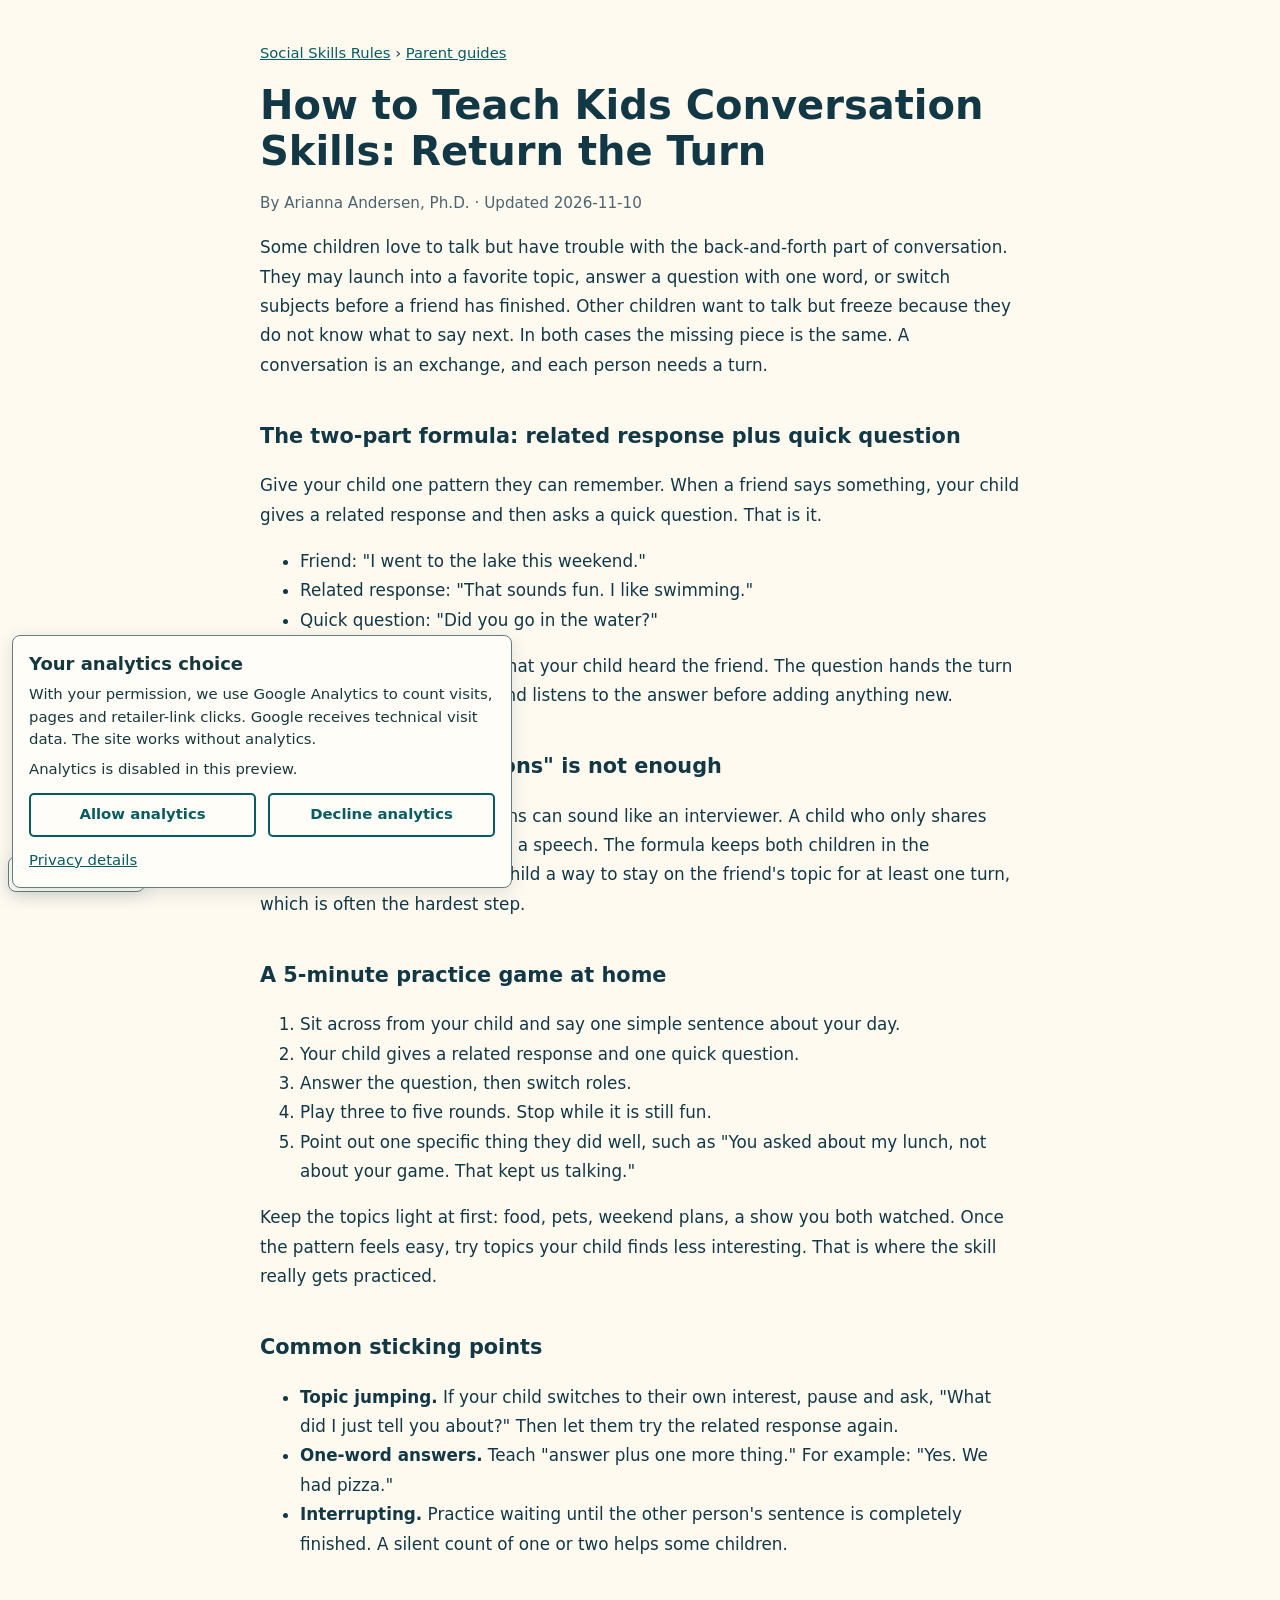
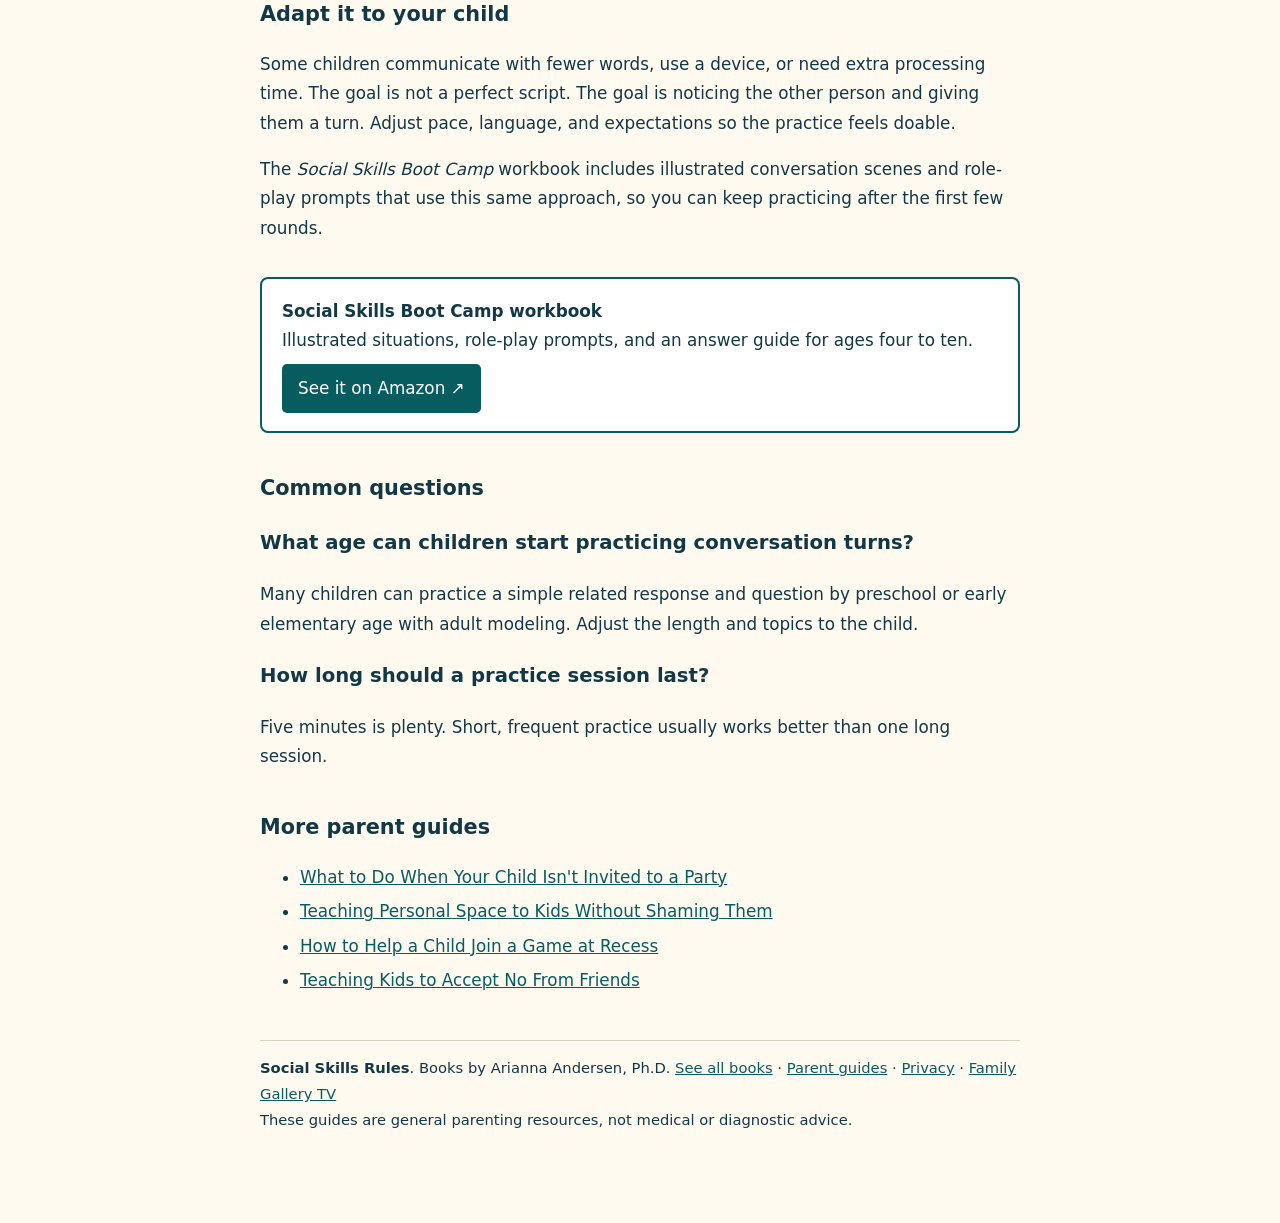
<file: guides/teach-kids-conversation-skills/index.html>
<!doctype html><html lang="en"><head><meta charset="utf-8"><meta name="viewport" content="width=device-width,initial-scale=1"><title>How to Teach Kids Conversation Skills: Return the Turn | Social Skills Rules</title><meta name="description" content="A simple way to teach children back-and-forth conversation: respond to what was said, ask a related question, and listen. Includes scripts and a 5-minute practice game."><link rel="canonical" href="https://books.familygallerytv.com/guides/teach-kids-conversation-skills/"><meta property="og:title" content="How to Teach Kids Conversation Skills: Return the Turn"><meta property="og:description" content="A simple way to teach children back-and-forth conversation: respond to what was said, ask a related question, and listen. Includes scripts and a 5-minute practice game."><meta property="og:url" content="https://books.familygallerytv.com/guides/teach-kids-conversation-skills/"><meta property="og:type" content="article"><meta property="og:image" content="https://books.familygallerytv.com/assets/social-card.jpg"><style>body{margin:0;background:#fffaf0;color:#123846;font:1.05rem/1.75 system-ui,sans-serif}main{max-width:760px;margin:auto;padding:40px 24px 90px}h1{font-size:clamp(1.8rem,4vw,2.5rem);line-height:1.15;margin:.4em 0}h2{font-size:1.3rem;margin-top:1.8em}a{color:#075c60}.crumbs{font-size:.92rem}.meta{color:#4b6470;font-size:.95rem}.book{border:2px solid #075c60;border-radius:8px;padding:18px 20px;margin:2em 0;background:#fff}.book a.button{display:inline-block;margin-top:8px;padding:10px 16px;border-radius:5px;background:#075c60;color:#fff;text-decoration:none}.related li{margin:.3em 0}footer{border-top:1px solid #d9d2c2;margin-top:3em;padding-top:1em;font-size:.92rem}.cards{list-style:none;padding:0}.cards li{background:#fff;border:1px solid #d9d2c2;border-radius:8px;padding:16px 18px;margin:14px 0}.cards a{font-weight:600;font-size:1.1rem}</style><script type="application/ld+json">{"@context": "https://schema.org", "@type": "Article", "headline": "How to Teach Kids Conversation Skills: Return the Turn", "description": "A simple way to teach children back-and-forth conversation: respond to what was said, ask a related question, and listen. Includes scripts and a 5-minute practice game.", "author": {"@type": "Person", "name": "Arianna Andersen, Ph.D."}, "publisher": {"@type": "Organization", "name": "Social Skills Rules", "url": "https://books.familygallerytv.com/"}, "datePublished": "2026-11-10", "dateModified": "2026-11-10", "mainEntityOfPage": "https://books.familygallerytv.com/guides/teach-kids-conversation-skills/", "image": "https://books.familygallerytv.com/assets/social-card.jpg"}</script><script type="application/ld+json">{"@context": "https://schema.org", "@type": "BreadcrumbList", "itemListElement": [{"@type": "ListItem", "position": 1, "name": "Social Skills Rules", "item": "https://books.familygallerytv.com/"}, {"@type": "ListItem", "position": 2, "name": "Parent guides", "item": "https://books.familygallerytv.com/guides/"}, {"@type": "ListItem", "position": 3, "name": "How to Teach Kids Conversation Skills: Return the Turn", "item": "https://books.familygallerytv.com/guides/teach-kids-conversation-skills/"}]}</script><script type="application/ld+json">{"@context": "https://schema.org", "@type": "FAQPage", "mainEntity": [{"@type": "Question", "name": "What age can children start practicing conversation turns?", "acceptedAnswer": {"@type": "Answer", "text": "Many children can practice a simple related response and question by preschool or early elementary age with adult modeling. Adjust the length and topics to the child."}}, {"@type": "Question", "name": "How long should a practice session last?", "acceptedAnswer": {"@type": "Answer", "text": "Five minutes is plenty. Short, frequent practice usually works better than one long session."}}]}</script></head><body><main><div class="crumbs"><a href="/">Social Skills Rules</a> › <a href="/guides/">Parent guides</a></div><h1>How to Teach Kids Conversation Skills: Return the Turn</h1><p class="meta">By Arianna Andersen, Ph.D. · Updated 2026-11-10</p><p>Some children love to talk but have trouble with the back-and-forth part of conversation. They may launch into a favorite topic, answer a question with one word, or switch subjects before a friend has finished. Other children want to talk but freeze because they do not know what to say next. In both cases the missing piece is the same. A conversation is an exchange, and each person needs a turn.</p><h2>The two-part formula: related response plus quick question</h2><p>Give your child one pattern they can remember. When a friend says something, your child gives a related response and then asks a quick question. That is it.</p><ul><li>Friend: "I went to the lake this weekend."</li><li>Related response: "That sounds fun. I like swimming."</li><li>Quick question: "Did you go in the water?"</li></ul><p>The related response shows that your child heard the friend. The question hands the turn back. Then your child waits and listens to the answer before adding anything new.</p><h2>Why &quot;just ask questions&quot; is not enough</h2><p>A child who only asks questions can sound like an interviewer. A child who only shares can sound like they are giving a speech. The formula keeps both children in the conversation. It also gives a child a way to stay on the friend's topic for at least one turn, which is often the hardest step.</p><h2>A 5-minute practice game at home</h2><ol><li>Sit across from your child and say one simple sentence about your day.</li><li>Your child gives a related response and one quick question.</li><li>Answer the question, then switch roles.</li><li>Play three to five rounds. Stop while it is still fun.</li><li>Point out one specific thing they did well, such as "You asked about my lunch, not about your game. That kept us talking."</li></ol><p>Keep the topics light at first: food, pets, weekend plans, a show you both watched. Once the pattern feels easy, try topics your child finds less interesting. That is where the skill really gets practiced.</p><h2>Common sticking points</h2><ul><li><strong>Topic jumping.</strong> If your child switches to their own interest, pause and ask, "What did I just tell you about?" Then let them try the related response again.</li><li><strong>One-word answers.</strong> Teach "answer plus one more thing." For example: "Yes. We had pizza."</li><li><strong>Interrupting.</strong> Practice waiting until the other person's sentence is completely finished. A silent count of one or two helps some children.</li></ul><h2>Adapt it to your child</h2><p>Some children communicate with fewer words, use a device, or need extra processing time. The goal is not a perfect script. The goal is noticing the other person and giving them a turn. Adjust pace, language, and expectations so the practice feels doable.</p><p>The <em>Social Skills Boot Camp</em> workbook includes illustrated conversation scenes and role-play prompts that use this same approach, so you can keep practicing after the first few rounds.</p><div class="book"><strong>Social Skills Boot Camp workbook</strong><br>Illustrated situations, role-play prompts, and an answer guide for ages four to ten.<br><a class="button" href="https://www.amazon.com/dp/B0HNTRT4DF" target="_blank" rel="noopener">See it on Amazon ↗</a></div><h2>Common questions</h2><h3>What age can children start practicing conversation turns?</h3><p>Many children can practice a simple related response and question by preschool or early elementary age with adult modeling. Adjust the length and topics to the child.</p><h3>How long should a practice session last?</h3><p>Five minutes is plenty. Short, frequent practice usually works better than one long session.</p><h2>More parent guides</h2><ul class="related"><li><a href="/guides/child-not-invited-to-party/">What to Do When Your Child Isn&#x27;t Invited to a Party</a></li><li><a href="/guides/teaching-personal-space-to-kids/">Teaching Personal Space to Kids Without Shaming Them</a></li><li><a href="/guides/help-child-join-a-game/">How to Help a Child Join a Game at Recess</a></li><li><a href="/guides/teaching-kids-to-accept-no/">Teaching Kids to Accept No From Friends</a></li></ul><footer><strong>Social Skills Rules</strong>. Books by Arianna Andersen, Ph.D. <a href="/">See all books</a> · <a href="/guides/">Parent guides</a> · <a href="/privacy/">Privacy</a> · <a href="https://familygallerytv.com/">Family Gallery TV</a><br>These guides are general parenting resources, not medical or diagnostic advice.</footer></main><script defer src="/analytics/visitor-analytics.js" data-ga-id="G-XFWTQDGNEV"></script></body></html>
</file>
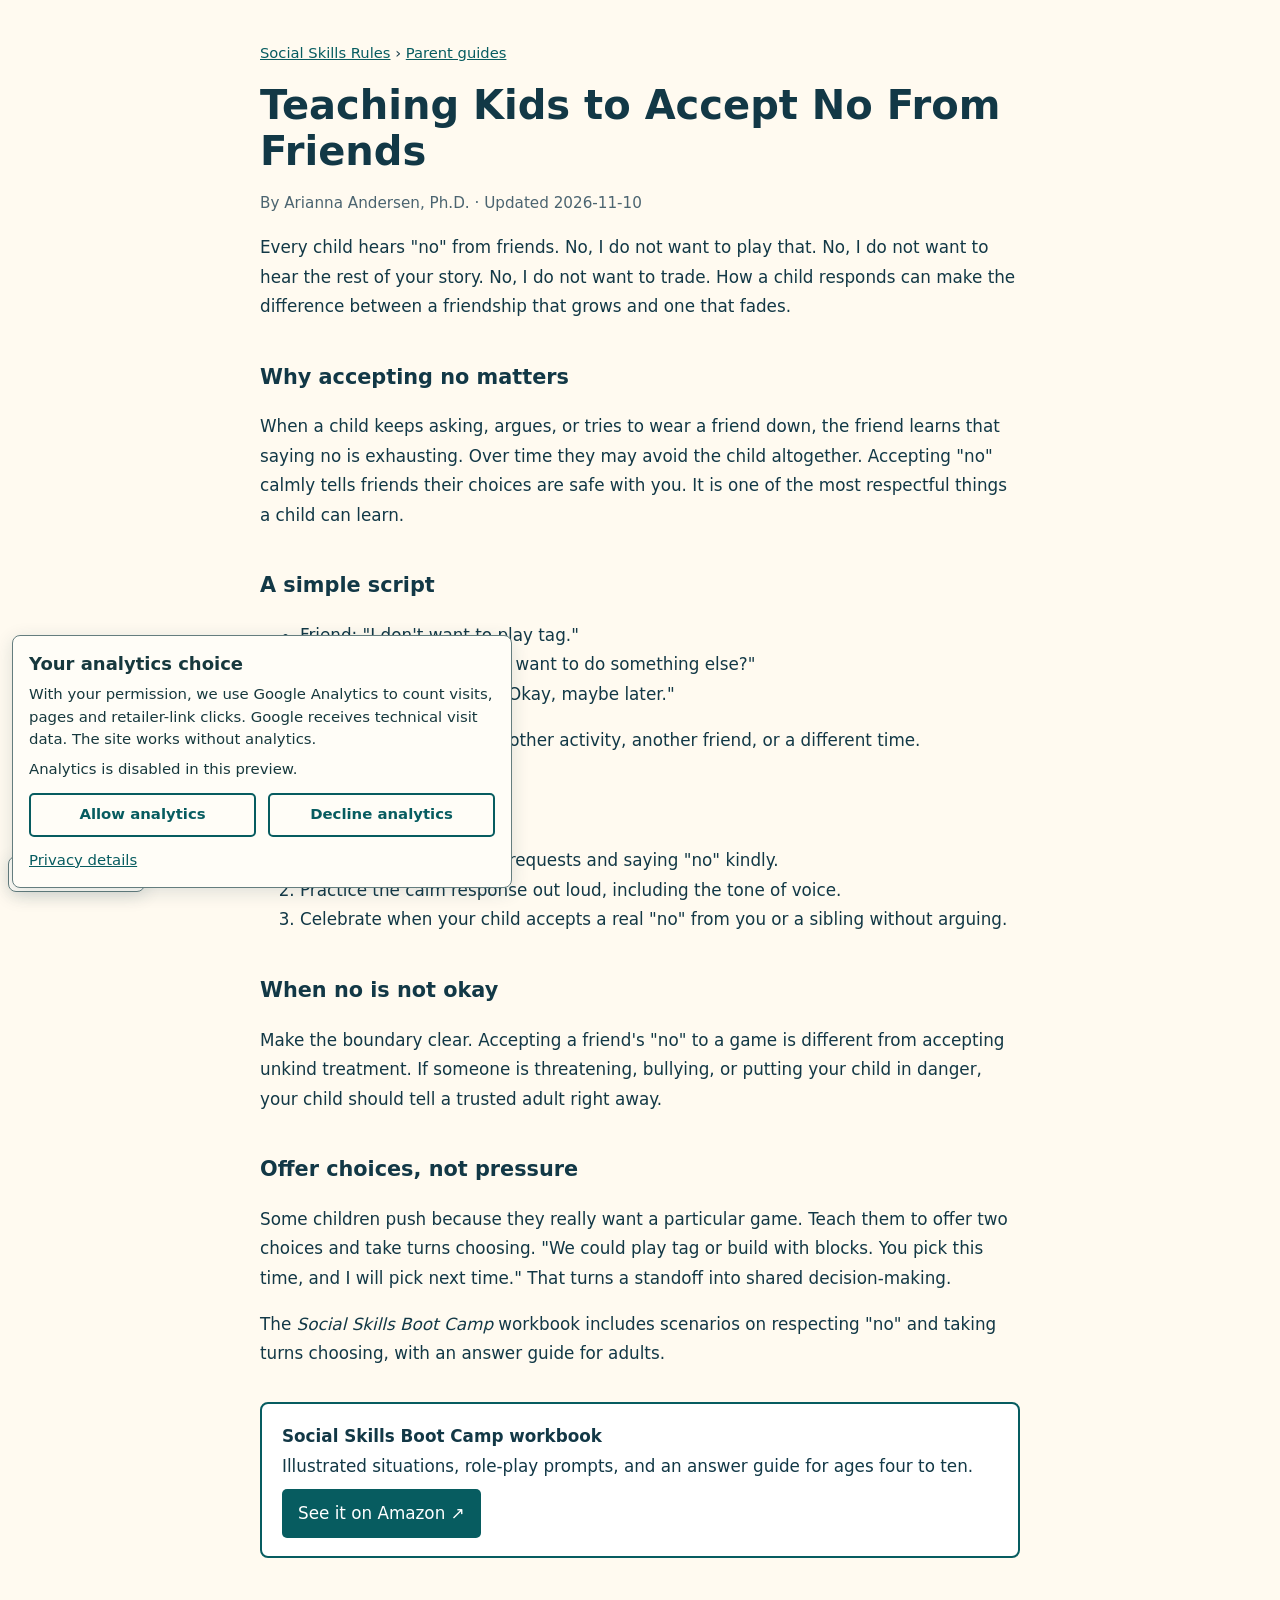
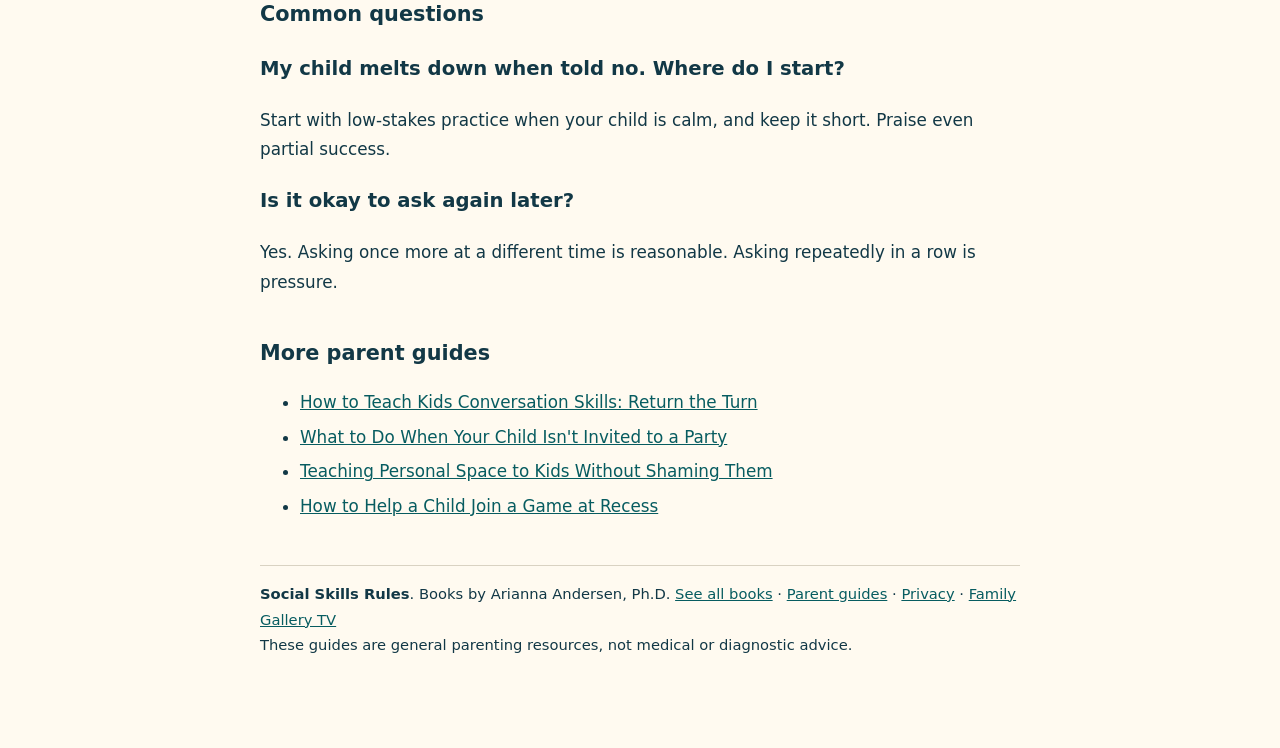
<file: guides/teaching-kids-to-accept-no/index.html>
<!doctype html><html lang="en"><head><meta charset="utf-8"><meta name="viewport" content="width=device-width,initial-scale=1"><title>Teaching Kids to Accept No From Friends | Social Skills Rules</title><meta name="description" content="How to help children accept &quot;no&quot; from friends without arguing or wearing them down. Scripts, practice ideas, and why respecting no builds better friendships."><link rel="canonical" href="https://books.familygallerytv.com/guides/teaching-kids-to-accept-no/"><meta property="og:title" content="Teaching Kids to Accept No From Friends"><meta property="og:description" content="How to help children accept &quot;no&quot; from friends without arguing or wearing them down. Scripts, practice ideas, and why respecting no builds better friendships."><meta property="og:url" content="https://books.familygallerytv.com/guides/teaching-kids-to-accept-no/"><meta property="og:type" content="article"><meta property="og:image" content="https://books.familygallerytv.com/assets/social-card.jpg"><style>body{margin:0;background:#fffaf0;color:#123846;font:1.05rem/1.75 system-ui,sans-serif}main{max-width:760px;margin:auto;padding:40px 24px 90px}h1{font-size:clamp(1.8rem,4vw,2.5rem);line-height:1.15;margin:.4em 0}h2{font-size:1.3rem;margin-top:1.8em}a{color:#075c60}.crumbs{font-size:.92rem}.meta{color:#4b6470;font-size:.95rem}.book{border:2px solid #075c60;border-radius:8px;padding:18px 20px;margin:2em 0;background:#fff}.book a.button{display:inline-block;margin-top:8px;padding:10px 16px;border-radius:5px;background:#075c60;color:#fff;text-decoration:none}.related li{margin:.3em 0}footer{border-top:1px solid #d9d2c2;margin-top:3em;padding-top:1em;font-size:.92rem}.cards{list-style:none;padding:0}.cards li{background:#fff;border:1px solid #d9d2c2;border-radius:8px;padding:16px 18px;margin:14px 0}.cards a{font-weight:600;font-size:1.1rem}</style><script type="application/ld+json">{"@context": "https://schema.org", "@type": "Article", "headline": "Teaching Kids to Accept No From Friends", "description": "How to help children accept \"no\" from friends without arguing or wearing them down. Scripts, practice ideas, and why respecting no builds better friendships.", "author": {"@type": "Person", "name": "Arianna Andersen, Ph.D."}, "publisher": {"@type": "Organization", "name": "Social Skills Rules", "url": "https://books.familygallerytv.com/"}, "datePublished": "2026-11-10", "dateModified": "2026-11-10", "mainEntityOfPage": "https://books.familygallerytv.com/guides/teaching-kids-to-accept-no/", "image": "https://books.familygallerytv.com/assets/social-card.jpg"}</script><script type="application/ld+json">{"@context": "https://schema.org", "@type": "BreadcrumbList", "itemListElement": [{"@type": "ListItem", "position": 1, "name": "Social Skills Rules", "item": "https://books.familygallerytv.com/"}, {"@type": "ListItem", "position": 2, "name": "Parent guides", "item": "https://books.familygallerytv.com/guides/"}, {"@type": "ListItem", "position": 3, "name": "Teaching Kids to Accept No From Friends", "item": "https://books.familygallerytv.com/guides/teaching-kids-to-accept-no/"}]}</script><script type="application/ld+json">{"@context": "https://schema.org", "@type": "FAQPage", "mainEntity": [{"@type": "Question", "name": "My child melts down when told no. Where do I start?", "acceptedAnswer": {"@type": "Answer", "text": "Start with low-stakes practice when your child is calm, and keep it short. Praise even partial success."}}, {"@type": "Question", "name": "Is it okay to ask again later?", "acceptedAnswer": {"@type": "Answer", "text": "Yes. Asking once more at a different time is reasonable. Asking repeatedly in a row is pressure."}}]}</script></head><body><main><div class="crumbs"><a href="/">Social Skills Rules</a> › <a href="/guides/">Parent guides</a></div><h1>Teaching Kids to Accept No From Friends</h1><p class="meta">By Arianna Andersen, Ph.D. · Updated 2026-11-10</p><p>Every child hears "no" from friends. No, I do not want to play that. No, I do not want to hear the rest of your story. No, I do not want to trade. How a child responds can make the difference between a friendship that grows and one that fades.</p><h2>Why accepting no matters</h2><p>When a child keeps asking, argues, or tries to wear a friend down, the friend learns that saying no is exhausting. Over time they may avoid the child altogether. Accepting "no" calmly tells friends their choices are safe with you. It is one of the most respectful things a child can learn.</p><h2>A simple script</h2><ul><li>Friend: "I don't want to play tag."</li><li>Your child: "Okay. Do you want to do something else?"</li><li>If the answer is still no: "Okay, maybe later."</li></ul><p>Then your child moves on: another activity, another friend, or a different time.</p><h2>Practice at home</h2><ol><li>Take turns making small requests and saying "no" kindly.</li><li>Practice the calm response out loud, including the tone of voice.</li><li>Celebrate when your child accepts a real "no" from you or a sibling without arguing.</li></ol><h2>When no is not okay</h2><p>Make the boundary clear. Accepting a friend's "no" to a game is different from accepting unkind treatment. If someone is threatening, bullying, or putting your child in danger, your child should tell a trusted adult right away.</p><h2>Offer choices, not pressure</h2><p>Some children push because they really want a particular game. Teach them to offer two choices and take turns choosing. "We could play tag or build with blocks. You pick this time, and I will pick next time." That turns a standoff into shared decision-making.</p><p>The <em>Social Skills Boot Camp</em> workbook includes scenarios on respecting "no" and taking turns choosing, with an answer guide for adults.</p><div class="book"><strong>Social Skills Boot Camp workbook</strong><br>Illustrated situations, role-play prompts, and an answer guide for ages four to ten.<br><a class="button" href="https://www.amazon.com/dp/B0HNTRT4DF" target="_blank" rel="noopener">See it on Amazon ↗</a></div><h2>Common questions</h2><h3>My child melts down when told no. Where do I start?</h3><p>Start with low-stakes practice when your child is calm, and keep it short. Praise even partial success.</p><h3>Is it okay to ask again later?</h3><p>Yes. Asking once more at a different time is reasonable. Asking repeatedly in a row is pressure.</p><h2>More parent guides</h2><ul class="related"><li><a href="/guides/teach-kids-conversation-skills/">How to Teach Kids Conversation Skills: Return the Turn</a></li><li><a href="/guides/child-not-invited-to-party/">What to Do When Your Child Isn&#x27;t Invited to a Party</a></li><li><a href="/guides/teaching-personal-space-to-kids/">Teaching Personal Space to Kids Without Shaming Them</a></li><li><a href="/guides/help-child-join-a-game/">How to Help a Child Join a Game at Recess</a></li></ul><footer><strong>Social Skills Rules</strong>. Books by Arianna Andersen, Ph.D. <a href="/">See all books</a> · <a href="/guides/">Parent guides</a> · <a href="/privacy/">Privacy</a> · <a href="https://familygallerytv.com/">Family Gallery TV</a><br>These guides are general parenting resources, not medical or diagnostic advice.</footer></main><script defer src="/analytics/visitor-analytics.js" data-ga-id="G-XFWTQDGNEV"></script></body></html>
</file>
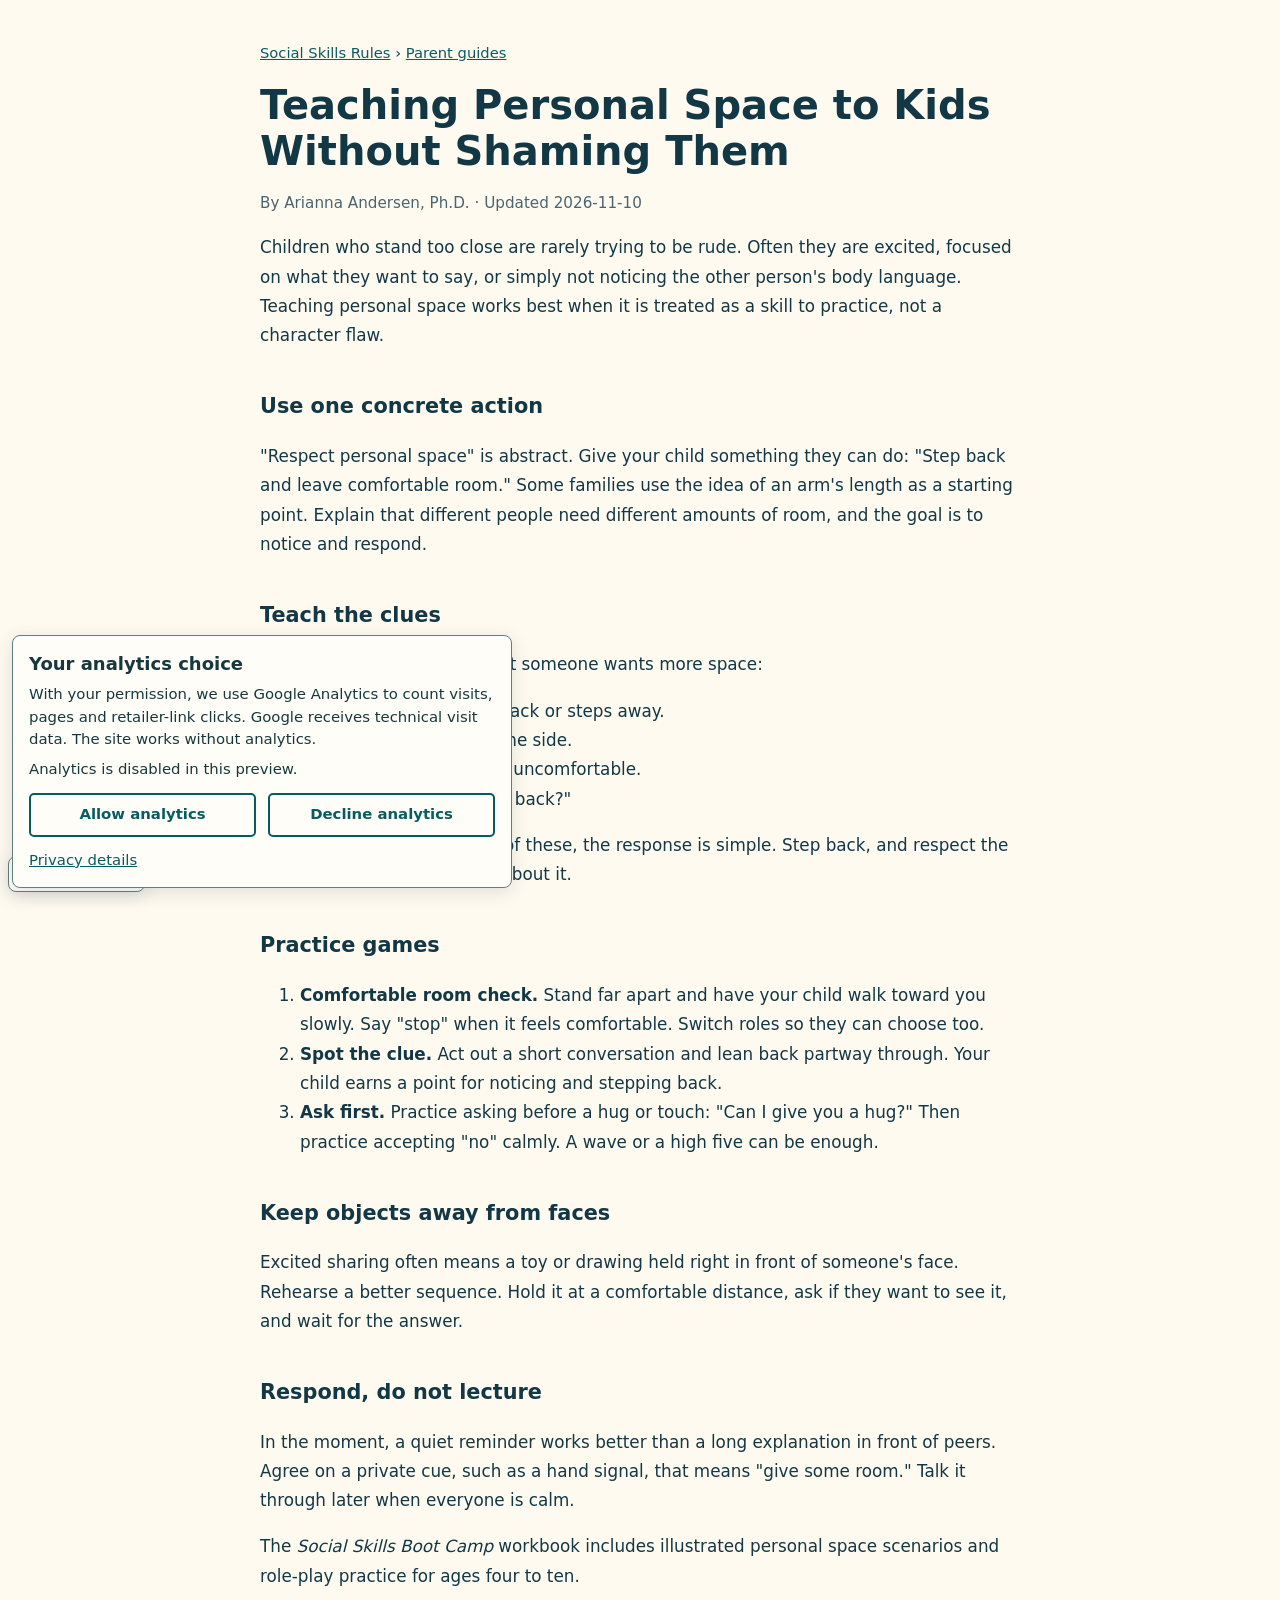
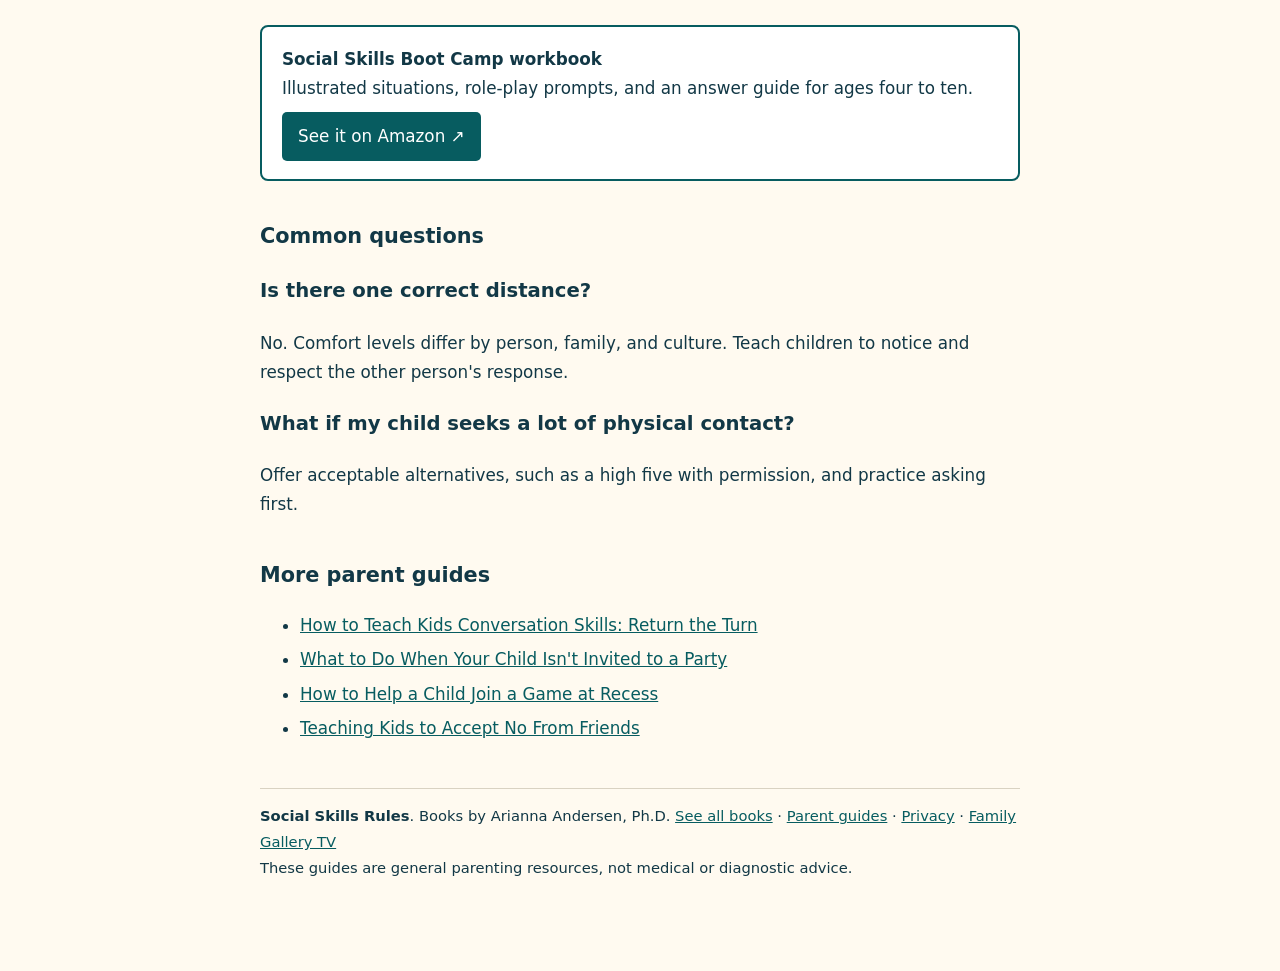
<file: guides/teaching-personal-space-to-kids/index.html>
<!doctype html><html lang="en"><head><meta charset="utf-8"><meta name="viewport" content="width=device-width,initial-scale=1"><title>Teaching Personal Space to Kids Without Shaming Them | Social Skills Rules</title><meta name="description" content="Practical ways to teach children about personal space: what to say, simple practice games, and how to handle different comfort levels."><link rel="canonical" href="https://books.familygallerytv.com/guides/teaching-personal-space-to-kids/"><meta property="og:title" content="Teaching Personal Space to Kids Without Shaming Them"><meta property="og:description" content="Practical ways to teach children about personal space: what to say, simple practice games, and how to handle different comfort levels."><meta property="og:url" content="https://books.familygallerytv.com/guides/teaching-personal-space-to-kids/"><meta property="og:type" content="article"><meta property="og:image" content="https://books.familygallerytv.com/assets/social-card.jpg"><style>body{margin:0;background:#fffaf0;color:#123846;font:1.05rem/1.75 system-ui,sans-serif}main{max-width:760px;margin:auto;padding:40px 24px 90px}h1{font-size:clamp(1.8rem,4vw,2.5rem);line-height:1.15;margin:.4em 0}h2{font-size:1.3rem;margin-top:1.8em}a{color:#075c60}.crumbs{font-size:.92rem}.meta{color:#4b6470;font-size:.95rem}.book{border:2px solid #075c60;border-radius:8px;padding:18px 20px;margin:2em 0;background:#fff}.book a.button{display:inline-block;margin-top:8px;padding:10px 16px;border-radius:5px;background:#075c60;color:#fff;text-decoration:none}.related li{margin:.3em 0}footer{border-top:1px solid #d9d2c2;margin-top:3em;padding-top:1em;font-size:.92rem}.cards{list-style:none;padding:0}.cards li{background:#fff;border:1px solid #d9d2c2;border-radius:8px;padding:16px 18px;margin:14px 0}.cards a{font-weight:600;font-size:1.1rem}</style><script type="application/ld+json">{"@context": "https://schema.org", "@type": "Article", "headline": "Teaching Personal Space to Kids Without Shaming Them", "description": "Practical ways to teach children about personal space: what to say, simple practice games, and how to handle different comfort levels.", "author": {"@type": "Person", "name": "Arianna Andersen, Ph.D."}, "publisher": {"@type": "Organization", "name": "Social Skills Rules", "url": "https://books.familygallerytv.com/"}, "datePublished": "2026-11-10", "dateModified": "2026-11-10", "mainEntityOfPage": "https://books.familygallerytv.com/guides/teaching-personal-space-to-kids/", "image": "https://books.familygallerytv.com/assets/social-card.jpg"}</script><script type="application/ld+json">{"@context": "https://schema.org", "@type": "BreadcrumbList", "itemListElement": [{"@type": "ListItem", "position": 1, "name": "Social Skills Rules", "item": "https://books.familygallerytv.com/"}, {"@type": "ListItem", "position": 2, "name": "Parent guides", "item": "https://books.familygallerytv.com/guides/"}, {"@type": "ListItem", "position": 3, "name": "Teaching Personal Space to Kids Without Shaming Them", "item": "https://books.familygallerytv.com/guides/teaching-personal-space-to-kids/"}]}</script><script type="application/ld+json">{"@context": "https://schema.org", "@type": "FAQPage", "mainEntity": [{"@type": "Question", "name": "Is there one correct distance?", "acceptedAnswer": {"@type": "Answer", "text": "No. Comfort levels differ by person, family, and culture. Teach children to notice and respect the other person's response."}}, {"@type": "Question", "name": "What if my child seeks a lot of physical contact?", "acceptedAnswer": {"@type": "Answer", "text": "Offer acceptable alternatives, such as a high five with permission, and practice asking first."}}]}</script></head><body><main><div class="crumbs"><a href="/">Social Skills Rules</a> › <a href="/guides/">Parent guides</a></div><h1>Teaching Personal Space to Kids Without Shaming Them</h1><p class="meta">By Arianna Andersen, Ph.D. · Updated 2026-11-10</p><p>Children who stand too close are rarely trying to be rude. Often they are excited, focused on what they want to say, or simply not noticing the other person's body language. Teaching personal space works best when it is treated as a skill to practice, not a character flaw.</p><h2>Use one concrete action</h2><p>"Respect personal space" is abstract. Give your child something they can do: "Step back and leave comfortable room." Some families use the idea of an arm's length as a starting point. Explain that different people need different amounts of room, and the goal is to notice and respond.</p><h2>Teach the clues</h2><p>Help your child spot signs that someone wants more space:</p><ul><li>The other person leans back or steps away.</li><li>They turn their body to the side.</li><li>They stop talking or look uncomfortable.</li><li>They say "Can you move back?"</li></ul><p>When your child notices one of these, the response is simple. Step back, and respect the extra space without arguing about it.</p><h2>Practice games</h2><ol><li><strong>Comfortable room check.</strong> Stand far apart and have your child walk toward you slowly. Say "stop" when it feels comfortable. Switch roles so they can choose too.</li><li><strong>Spot the clue.</strong> Act out a short conversation and lean back partway through. Your child earns a point for noticing and stepping back.</li><li><strong>Ask first.</strong> Practice asking before a hug or touch: "Can I give you a hug?" Then practice accepting "no" calmly. A wave or a high five can be enough.</li></ol><h2>Keep objects away from faces</h2><p>Excited sharing often means a toy or drawing held right in front of someone's face. Rehearse a better sequence. Hold it at a comfortable distance, ask if they want to see it, and wait for the answer.</p><h2>Respond, do not lecture</h2><p>In the moment, a quiet reminder works better than a long explanation in front of peers. Agree on a private cue, such as a hand signal, that means "give some room." Talk it through later when everyone is calm.</p><p>The <em>Social Skills Boot Camp</em> workbook includes illustrated personal space scenarios and role-play practice for ages four to ten.</p><div class="book"><strong>Social Skills Boot Camp workbook</strong><br>Illustrated situations, role-play prompts, and an answer guide for ages four to ten.<br><a class="button" href="https://www.amazon.com/dp/B0HNTRT4DF" target="_blank" rel="noopener">See it on Amazon ↗</a></div><h2>Common questions</h2><h3>Is there one correct distance?</h3><p>No. Comfort levels differ by person, family, and culture. Teach children to notice and respect the other person&#x27;s response.</p><h3>What if my child seeks a lot of physical contact?</h3><p>Offer acceptable alternatives, such as a high five with permission, and practice asking first.</p><h2>More parent guides</h2><ul class="related"><li><a href="/guides/teach-kids-conversation-skills/">How to Teach Kids Conversation Skills: Return the Turn</a></li><li><a href="/guides/child-not-invited-to-party/">What to Do When Your Child Isn&#x27;t Invited to a Party</a></li><li><a href="/guides/help-child-join-a-game/">How to Help a Child Join a Game at Recess</a></li><li><a href="/guides/teaching-kids-to-accept-no/">Teaching Kids to Accept No From Friends</a></li></ul><footer><strong>Social Skills Rules</strong>. Books by Arianna Andersen, Ph.D. <a href="/">See all books</a> · <a href="/guides/">Parent guides</a> · <a href="/privacy/">Privacy</a> · <a href="https://familygallerytv.com/">Family Gallery TV</a><br>These guides are general parenting resources, not medical or diagnostic advice.</footer></main><script defer src="/analytics/visitor-analytics.js" data-ga-id="G-XFWTQDGNEV"></script></body></html>
</file>
